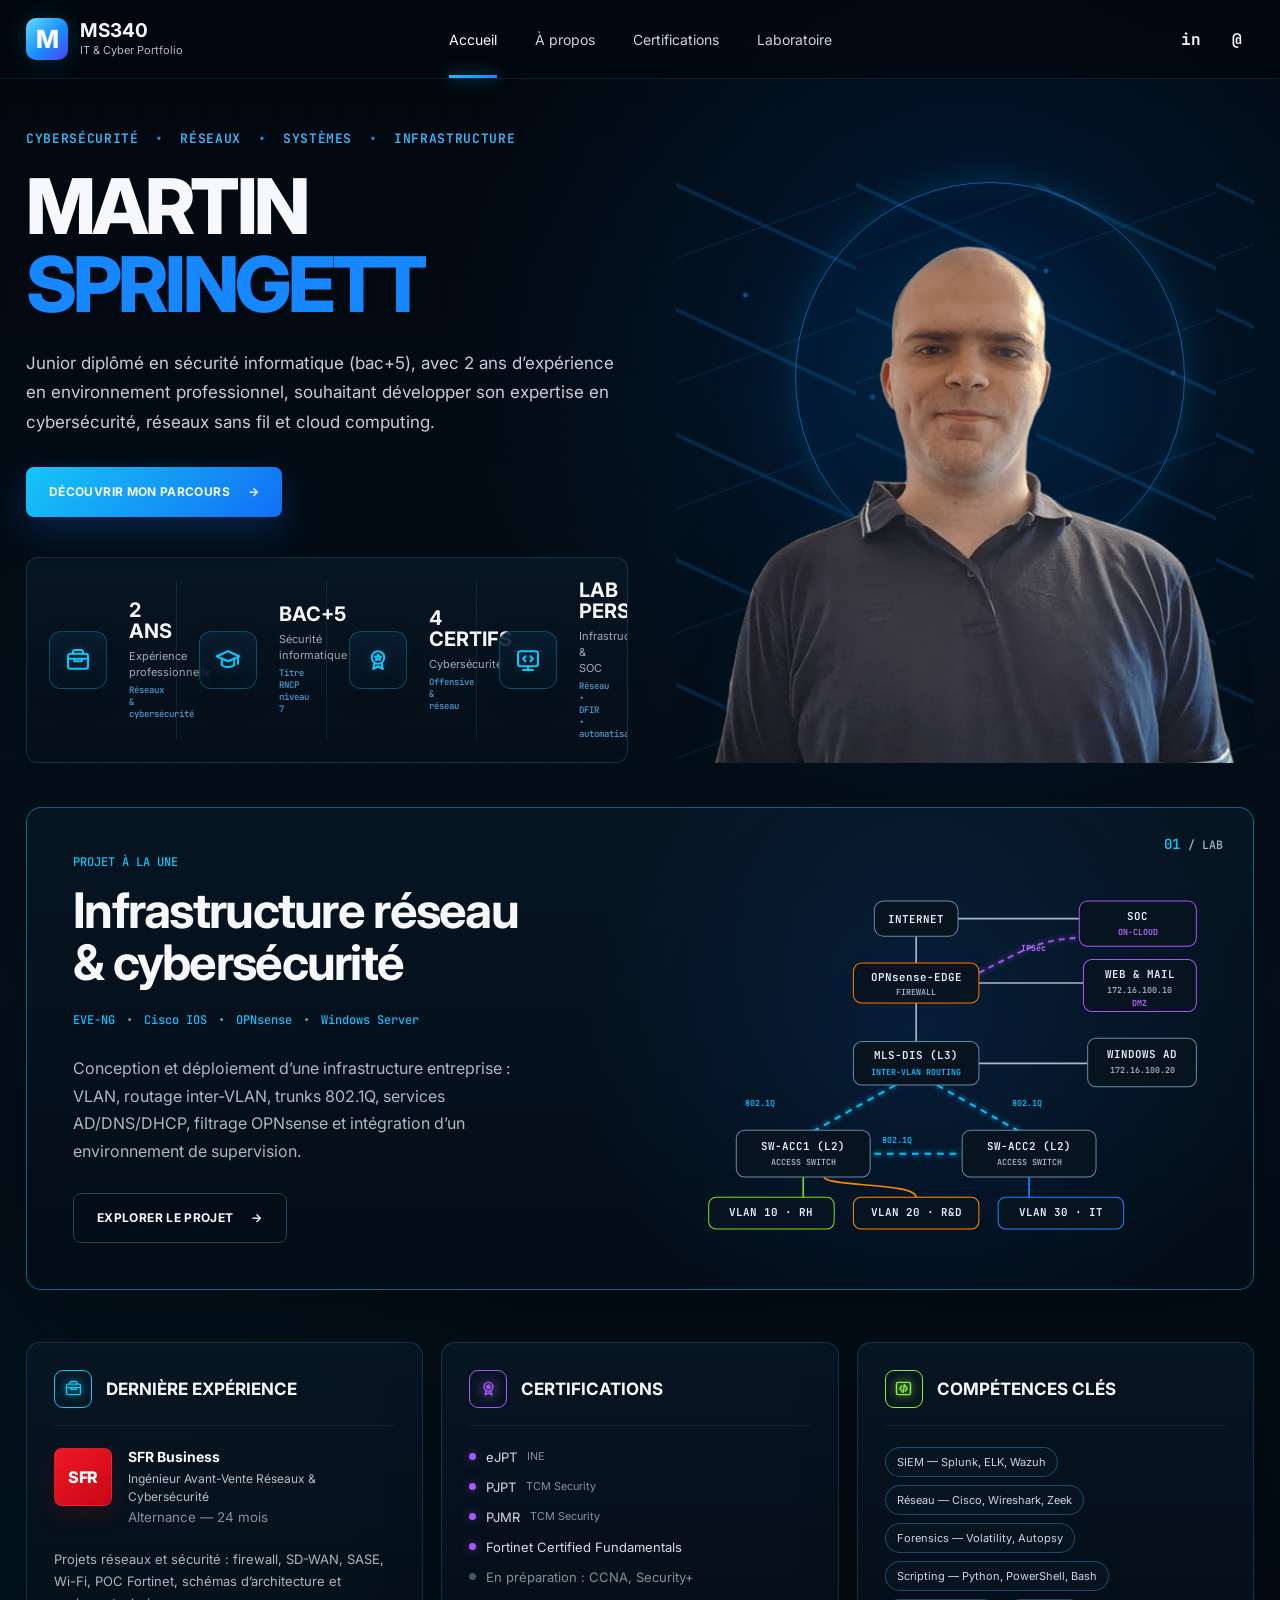
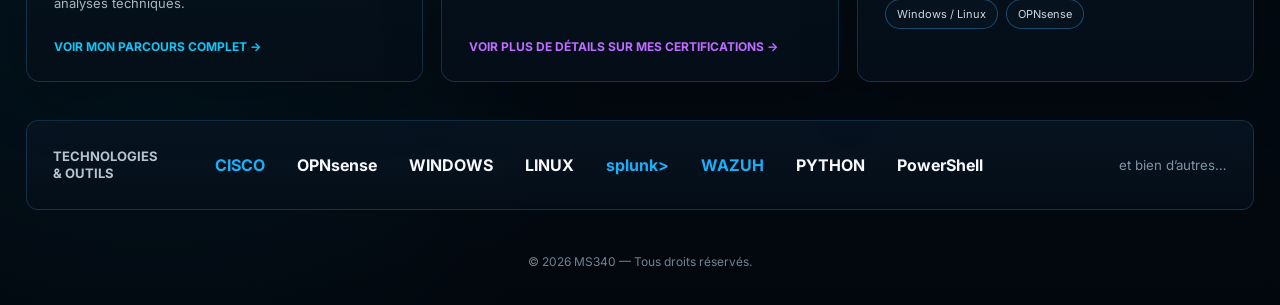
<file: index.html>
<!doctype html>
<html lang="fr">
<head>
  <meta charset="utf-8">
  <meta name="viewport" content="width=device-width, initial-scale=1">
  <meta name="description" content="Portfolio de Martin Springett — cybersécurité, réseaux, systèmes et infrastructure.">
  <title>MS340 — IT & Cyber Portfolio</title>
  <link rel="preconnect" href="https://fonts.googleapis.com">
  <link rel="preconnect" href="https://fonts.gstatic.com" crossorigin>
  <link href="https://fonts.googleapis.com/css2?family=Inter:wght@400;500;600;700;800&family=JetBrains+Mono:wght@400;500;600&display=swap" rel="stylesheet">
  <link rel="stylesheet" href="styles.css">
</head>
<body>
  <div class="background-grid" aria-hidden="true"></div>

  <header class="site-header">
    <div class="container nav">
      <a class="brand" href="./index.html" aria-label="Accueil">
        <span class="brand-mark">M</span>
        <span>
          <strong>MS340</strong>
          <small>IT &amp; Cyber Portfolio</small>
        </span>
      </a>

      <button class="menu-button" aria-label="Ouvrir le menu" aria-expanded="false">☰</button>

      <nav class="nav-links" aria-label="Navigation principale">
        <a class="active" href="./index.html">Accueil</a>
        <a href="./experience.html">À propos</a>
        <a href="./certifications.html">Certifications</a>
        <a href="./laboratoire.html">Laboratoire</a>
      </nav>

      <div class="social-links">
        <a href="https://www.linkedin.com/in/martin-springett/" aria-label="LinkedIn">in</a>
        <a href="mailto:martin.springett@protonmail.com" aria-label="E-mail">@</a>
      </div>
    </div>
  </header>

  <main>
    <section class="hero" id="accueil">
      <div class="container hero-grid">
        <div class="hero-copy">
          <p class="kicker">CYBERSÉCURITÉ <b>•</b> RÉSEAUX <b>•</b> SYSTÈMES <b>•</b> INFRASTRUCTURE </p>

          <h1>
            <span>MARTIN</span>
            <strong>SPRINGETT</strong>
          </h1>

          <p class="lead">
            Junior diplômé en sécurité informatique (bac+5), avec 2 ans d’expérience en environnement professionnel, souhaitant développer son expertise en cybersécurité, réseaux sans fil et cloud computing.
          </p>

          <div class="actions">
            <a class="button primary" href="./experience.html">Découvrir mon parcours <span>→</span></a>
            <!-- <a class="button secondary" href="./projects.html">Voir mes réalisations <span>→</span></a> -->
          </div>

          <div class="quick-facts">
            <article>
              <span class="fact-icon fact-icon-box" aria-hidden="true">
                <svg viewBox="0 0 24 24">
                  <path d="M8 7V5.8A1.8 1.8 0 0 1 9.8 4h4.4A1.8 1.8 0 0 1 16 5.8V7"/>
                  <rect x="4" y="7" width="16" height="12" rx="2"/>
                  <path d="M4 11h16M9 11v2h6v-2"/>
                </svg>
              </span>
              <div>
                <strong>2 ANS</strong>
                <small>Expérience professionnelle<br><em>Réseaux &amp; cybersécurité</em></small>
              </div>
            </article>

            <article>
              <span class="fact-icon fact-icon-box" aria-hidden="true">
                <svg viewBox="0 0 24 24">
                  <path d="M3 9 12 5l9 4-9 4-9-4Z"/>
                  <path d="M7 11.2V16c2.9 2.2 7.1 2.2 10 0v-4.8"/>
                  <path d="M20 10v5"/>
                </svg>
              </span>
              <div>
                <strong>BAC+5</strong>
                <small>Sécurité informatique<br><em>Titre RNCP niveau 7</em></small>
              </div>
            </article>

            <article>
              <span class="fact-icon fact-icon-box" aria-hidden="true">
                <svg viewBox="0 0 24 24">
                  <circle cx="12" cy="10" r="5"/>
                  <path d="m9.2 14.2-1 5 3.8-2.2 3.8 2.2-1-5"/>
                  <path d="m12 7.7.7 1.4 1.6.2-1.1 1.1.3 1.6-1.5-.8-1.5.8.3-1.6-1.1-1.1 1.6-.2Z"/>
                </svg>
              </span>
              <div>
                <strong>4 CERTIFS</strong>
                <small>Cybersécurité<br><em>Offensive &amp; réseau</em></small>
              </div>
            </article>

            <article>
              <span class="fact-icon fact-icon-box" aria-hidden="true">
                <svg viewBox="0 0 24 24">
                  <rect x="4" y="5" width="16" height="12" rx="2"/>
                  <path d="M8 20h8M12 17v3"/>
                  <path d="m10 9-2 2 2 2M14 9l2 2-2 2"/>
                </svg>
              </span>
              <div>
                <strong>LAB PERSO</strong>
                <small>Infrastructure &amp; SOC<br><em>Réseau • DFIR • automatisation</em></small>
              </div>
            </article>
          </div>
        </div>

        <div class="hero-photo" aria-label="Portrait de Martin Springett">
          <div class="mesh" aria-hidden="true"></div>
          <div class="halo" aria-hidden="true"></div>
          <img src="assets/martin-final.png" alt="Martin Springett">
        </div>
      </div>
    </section>

    <section class="section" id="laboratoire">
      <div class="container">
        <article class="featured-card">
          <div class="featured-copy">
            <p class="section-label">PROJET À LA UNE</p>
            <h2>Infrastructure réseau<br>&amp; cybersécurité</h2>

            <div class="stack">
              <span>EVE-NG</span><i>•</i><span>Cisco IOS</span><i>•</i>
              <span>OPNsense</span><i>•</i><span>Windows Server</span>
            </div>

            <p class="featured-text">
              Conception et déploiement d’une infrastructure entreprise :
              VLAN, routage inter-VLAN, trunks 802.1Q, services AD/DNS/DHCP,
              filtrage OPNsense et intégration d’un environnement de supervision.
            </p>

            <a class="button secondary" href="laboratoire.html">Explorer le projet <span>→</span></a>
          </div>

          <div class="topology" aria-label="Topologie simplifiée du laboratoire">
            <span class="project-number">01 <small>/ LAB</small></span>

            <svg viewBox="0 0 720 420" role="img" aria-label="Schéma simplifié du laboratoire avec SOC on-cloud et tunnel IPSec">
              <defs>
                <filter id="glow">
                  <feGaussianBlur stdDeviation="3" result="blur"/>
                  <feMerge><feMergeNode in="blur"/><feMergeNode in="SourceGraphic"/></feMerge>
                </filter>
              </defs>

              <g class="links normal">
                <path d="M360 60 V92"/>
                <path d="M410 39 H555"/>
                <path d="M360 140 V186"/>
                <path d="M435 116 H560"/>
                <path d="M435 212 H565"/>
              </g>

              <g class="links vpn" filter="url(#glow)">
                <path d="M435 104 C485 78 510 63 555 62"/>
              </g>
              <text class="vpn-label" x="500" y="78">IPSec</text>

              <g class="links trunk" filter="url(#glow)">
                <path d="M335 238 L225 300"/>
                <path d="M385 238 L495 300"/>
                <path d="M250 320 H470"/>
              </g>

              <g class="nodes">
                <rect x="310" y="18" width="100" height="42" rx="11"/>
                <text x="360" y="44">INTERNET</text>

                <rect class="purple" x="555" y="18" width="140" height="54" rx="10"/>
                <text x="625" y="41">SOC</text>
                <text class="sub violet-text" x="625" y="58">ON-CLOUD</text>

                <rect class="orange" x="285" y="92" width="150" height="48" rx="10"/>
                <text x="360" y="114">OPNsense-EDGE</text>
                <text class="sub" x="360" y="130">FIREWALL</text>

                <rect x="285" y="186" width="150" height="52" rx="10"/>
                <text x="360" y="207">MLS-DIS (L3)</text>
                <text class="sub blue" x="360" y="226">INTER-VLAN ROUTING</text>

                <rect x="145" y="292" width="160" height="56" rx="10"/>
                <text x="225" y="315">SW-ACC1 (L2)</text>
                <text class="sub" x="225" y="334">ACCESS SWITCH</text>

                <rect x="415" y="292" width="160" height="56" rx="10"/>
                <text x="495" y="315">SW-ACC2 (L2)</text>
                <text class="sub" x="495" y="334">ACCESS SWITCH</text>

                <rect class="purple" x="560" y="88" width="135" height="62" rx="10"/>
                <text x="627" y="110">WEB &amp; MAIL</text>
                <text class="sub" x="627" y="128">172.16.100.10</text>
                <text class="sub violet-text" x="627" y="143">DMZ</text>

                <rect x="565" y="182" width="130" height="58" rx="10"/>
                <text x="630" y="206">WINDOWS AD</text>
                <text class="sub" x="630" y="224">172.16.100.20</text>

                <rect class="green" x="112" y="372" width="150" height="38" rx="9"/>
                <text x="187" y="395">VLAN 10 · RH</text>
                <rect class="orange2" x="285" y="372" width="150" height="38" rx="9"/>
                <text x="360" y="395">VLAN 20 · R&amp;D</text>
                <rect class="bluebox" x="458" y="372" width="150" height="38" rx="9"/>
                <text x="533" y="395">VLAN 30 · IT</text>
              </g>

              <g class="vlan-links">
                <path class="green-stroke" d="M225 348 V372"/>
                <path class="orange-stroke" d="M250 348 C250 360 360 354 360 372"/>
                <path class="blue-stroke" d="M495 348 V372"/>
              </g>

              <text class="trunk-label" x="173" y="263">802.1Q</text>
              <text class="trunk-label" x="492" y="263">802.1Q</text>
              <text class="trunk-label" x="337" y="307">802.1Q</text>
            </svg>
          </div>
        </article>
      </div>
    </section>

    <section class="section" id="apropos">
      <div class="container cards">
        <article class="card">
          <div class="card-heading">
  <span class="card-icon cyan" aria-hidden="true">
    <svg viewBox="0 0 24 24">
      <path d="M8 7V5.8A1.8 1.8 0 0 1 9.8 4h4.4A1.8 1.8 0 0 1 16 5.8V7"/>
      <rect x="4" y="7" width="16" height="12" rx="2"/>
      <path d="M4 11h16M9 11v2h6v-2"/>
    </svg>
  </span>
  <h3>DERNIÈRE EXPÉRIENCE</h3>
</div>
          <div class="experience-row">
            <div class="sfr">SFR</div>
            <div>
              <strong>SFR Business</strong>
              <p>Ingénieur Avant-Vente Réseaux &amp; Cybersécurité</p>
              <small>Alternance — 24 mois</small>
            </div>
          </div>
          <p>
            Projets réseaux et sécurité : firewall, SD-WAN, SASE, Wi-Fi,
            POC Fortinet, schémas d’architecture et analyses techniques.
          </p>
          <a href="experience.html">Voir mon parcours complet →</a>
        </article>

        <article class="card">
          <div class="card-heading">
  <span class="card-icon violet" aria-hidden="true">
    <svg viewBox="0 0 24 24">
      <circle cx="12" cy="10" r="5"/>
      <path d="m9.2 14.2-1 5 3.8-2.2 3.8 2.2-1-5"/>
      <path d="m12 7.7.7 1.4 1.6.2-1.1 1.1.3 1.6-1.5-.8-1.5.8.3-1.6-1.1-1.1 1.6-.2Z"/>
    </svg>
  </span>
  <h3>CERTIFICATIONS</h3>
</div>
          <ul class="list">
            <li><i></i>eJPT <small>INE</small></li>
            <li><i></i>PJPT <small>TCM Security</small></li>
            <li><i></i>PJMR <small>TCM Security</small></li>
            <li><i></i>Fortinet Certified Fundamentals</li>
            <li class="muted"><i></i>En préparation : CCNA, Security+</li>
          </ul>
          <a class="violet-link" href="certifications.html">Voir plus de détails sur mes certifications →</a>
        </article>

        <article class="card" id="competences">
          <div class="card-heading">
  <span class="card-icon lime" aria-hidden="true">
    <svg viewBox="0 0 24 24">
      <rect x="4" y="5" width="16" height="14" rx="2"/>
      <path d="m10 9-2 3 2 3M14 9l2 3-2 3"/>
      <path d="M11.5 16.5 13 7.5"/>
    </svg>
  </span>
  <h3>COMPÉTENCES CLÉS</h3>
</div>
          <div class="tags">
            <span>SIEM — Splunk, ELK, Wazuh</span>
            <span>Réseau — Cisco, Wireshark, Zeek</span>
            <span>Forensics — Volatility, Autopsy</span>
            <span>Scripting — Python, PowerShell, Bash</span>
            <span>Windows / Linux</span>
            <span>OPNsense</span>
          </div>
        </article>
      </div>
    </section>

    <section class="section small" id="realisations">
      <div class="container tools">
        <strong>TECHNOLOGIES<br>&amp; OUTILS</strong>
        <span>CISCO</span>
        <span>OPNsense</span>
        <span>WINDOWS</span>
        <span>LINUX</span>
        <span>splunk&gt;</span>
        <span>WAZUH</span>
        <span>PYTHON</span>
        <span>PowerShell</span>
        <small>et bien d’autres…</small>
      </div>
    </section>
  </main>

  <footer id="contact">
    <div class="container">© 2026 MS340 — Tous droits réservés.</div>
  </footer>

  <script>
    const btn = document.querySelector('.menu-button');
    const menu = document.querySelector('.nav-links');
    btn?.addEventListener('click', () => {
      const open = menu.classList.toggle('open');
      btn.setAttribute('aria-expanded', open ? 'true' : 'false');
    });
  </script>
</body>
</html>
</file>
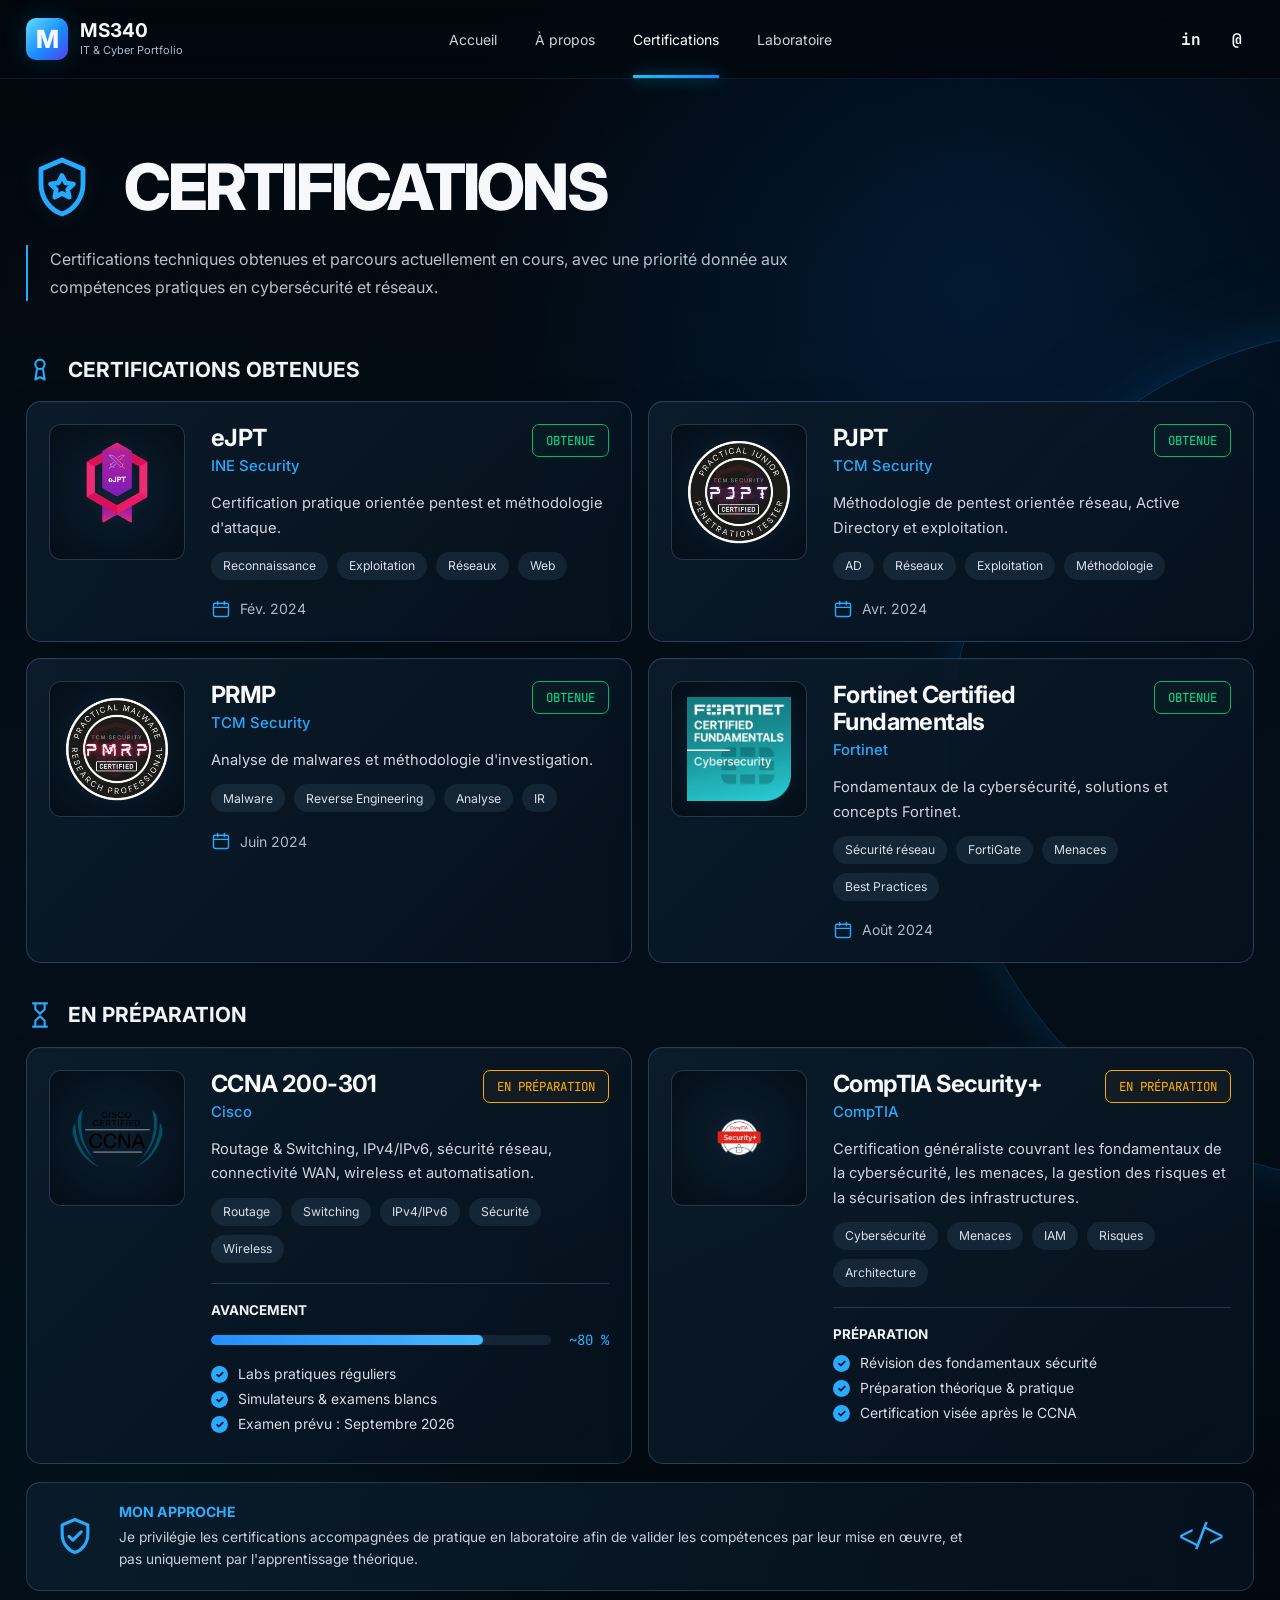
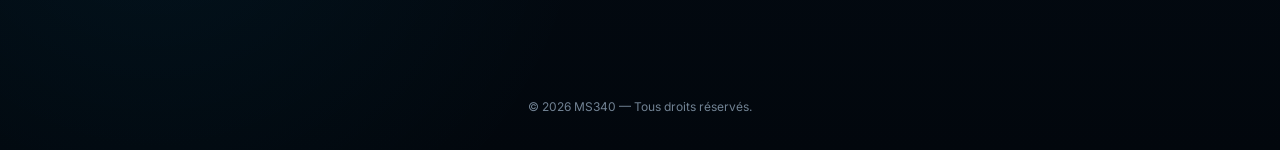
<file: certifications.html>
<!doctype html>
<html lang="fr">
<head>
  <meta charset="utf-8">
  <meta name="viewport" content="width=device-width, initial-scale=1">

  <meta
    name="description"
    content="Certifications de Martin Springett — cybersécurité, réseaux et infrastructure."
  >

  <title>Certifications — MS340</title>

  <link rel="preconnect" href="https://fonts.googleapis.com">
  <link rel="preconnect" href="https://fonts.gstatic.com" crossorigin>

  <link
    href="https://fonts.googleapis.com/css2?family=Inter:wght@400;500;600;700;800&family=JetBrains+Mono:wght@400;500;600&display=swap"
    rel="stylesheet"
  >

  <link rel="stylesheet" href="styles.css">
  <link rel="stylesheet" href="certifications.css">
</head>

<body>

  <div class="background-grid" aria-hidden="true"></div>

  <header class="site-header">
    <div class="container nav">

      <a class="brand" href="index.html#accueil" aria-label="Accueil">
        <span class="brand-mark">M</span>

        <span>
          <strong>MS340</strong>
          <small>IT &amp; Cyber Portfolio</small>
        </span>
      </a>

      <button
        class="menu-button"
        aria-label="Ouvrir le menu"
        aria-expanded="false"
      >
        ☰
      </button>

      <nav class="nav-links" aria-label="Navigation principale">
        <a href="./index.html">Accueil</a>
        <a href="./experience.html">À propos</a>
        <a class="active" href="./certifications.html">Certifications</a>
        <a href="./laboratoire.html">Laboratoire</a>
      </nav>
      <div class="social-links">
        <a href="https://www.linkedin.com/in/martin-springett/" aria-label="LinkedIn">in</a>
        <a href="mailto:martin.springett@protonmail.com" aria-label="E-mail">@</a>
      </div>


    </div>
  </header>


  <main class="certifications-page">

    <div class="container">


      <!-- HERO -->

      <section class="certifications-hero">

        <div class="certifications-title-row">

          <div class="certifications-icon" aria-hidden="true">
            <svg viewBox="0 0 24 24">
              <path d="M12 3 19 6v5c0 5-3.3 8.8-7 10-3.7-1.2-7-5-7-10V6l7-3Z"/>
              <path d="m12 8.2 1.2 2.4 2.6.4-1.9 1.8.5 2.6-2.4-1.3-2.4 1.3.5-2.6L8.2 11l2.6-.4L12 8.2Z"/>
            </svg>
          </div>

          <h1>Certifications</h1>

        </div>

        <p class="certifications-intro">
          Certifications techniques obtenues et parcours actuellement en cours,
          avec une priorité donnée aux compétences pratiques en cybersécurité
          et réseaux.
        </p>

      </section>


      <!-- CERTIFICATIONS OBTENUES -->

      <section class="cert-section">

        <h2 class="cert-section-title">

          <svg class="section-icon" viewBox="0 0 24 24" aria-hidden="true">
            <circle cx="12" cy="8" r="4"/>
            <path d="M9.4 12.5 8 21l4-2 4 2-1.4-8.5"/>
          </svg>

          Certifications obtenues

        </h2>


        <div class="cert-grid">


          <!-- eJPT -->

          <article class="cert-card">

            <div class="cert-logo">
              <img
                src="assets/certifications/ejpt.png"
                alt="INE Security"
              >
            </div>

            <div class="cert-body">

              <div class="cert-top">

                <div>
                  <h3>eJPT</h3>
                  <span class="cert-provider">
                    INE Security
                  </span>
                </div>

                <span class="cert-status">
                  Obtenue
                </span>

              </div>

              <p class="cert-description">
                Certification pratique orientée pentest
                et méthodologie d'attaque.
              </p>

              <div class="cert-tags">
                <span>Reconnaissance</span>
                <span>Exploitation</span>
                <span>Réseaux</span>
                <span>Web</span>
              </div>

              <div class="cert-date">

                <svg viewBox="0 0 24 24" aria-hidden="true">
                  <rect x="3" y="5" width="18" height="16" rx="2"/>
                  <path d="M8 3v4M16 3v4M3 10h18"/>
                </svg>

                Fév. 2024

              </div>

            </div>

          </article>


          <!-- PJPT -->

          <article class="cert-card">

            <div class="cert-logo">
              <img
                src="assets/certifications/pjpt.png"
                alt="TCM Security"
              >
            </div>

            <div class="cert-body">

              <div class="cert-top">

                <div>
                  <h3>PJPT</h3>
                  <span class="cert-provider">
                    TCM Security
                  </span>
                </div>

                <span class="cert-status">
                  Obtenue
                </span>

              </div>

              <p class="cert-description">
                Méthodologie de pentest orientée réseau,
                Active Directory et exploitation.
              </p>

              <div class="cert-tags">
                <span>AD</span>
                <span>Réseaux</span>
                <span>Exploitation</span>
                <span>Méthodologie</span>
              </div>

              <div class="cert-date">

                <svg viewBox="0 0 24 24" aria-hidden="true">
                  <rect x="3" y="5" width="18" height="16" rx="2"/>
                  <path d="M8 3v4M16 3v4M3 10h18"/>
                </svg>

                Avr. 2024

              </div>

            </div>

          </article>


          <!-- PRMP -->

          <article class="cert-card">

            <div class="cert-logo">
              <img
                src="assets/certifications/prmp.png"
                alt="TCM Security"
              >
            </div>

            <div class="cert-body">

              <div class="cert-top">

                <div>
                  <h3>PRMP</h3>
                  <span class="cert-provider">
                    TCM Security
                  </span>
                </div>

                <span class="cert-status">
                  Obtenue
                </span>

              </div>

              <p class="cert-description">
                Analyse de malwares et méthodologie
                d'investigation.
              </p>

              <div class="cert-tags">
                <span>Malware</span>
                <span>Reverse Engineering</span>
                <span>Analyse</span>
                <span>IR</span>
              </div>

              <div class="cert-date">

                <svg viewBox="0 0 24 24" aria-hidden="true">
                  <rect x="3" y="5" width="18" height="16" rx="2"/>
                  <path d="M8 3v4M16 3v4M3 10h18"/>
                </svg>

                Juin 2024

              </div>

            </div>

          </article>


          <!-- FORTINET -->

          <article class="cert-card">

            <div class="cert-logo">
              <img
                src="assets/certifications/fcf.png"
                alt="Fortinet"
              >
            </div>

            <div class="cert-body">

              <div class="cert-top">

                <div>
                  <h3>
                    Fortinet Certified Fundamentals
                  </h3>

                  <span class="cert-provider">
                    Fortinet
                  </span>
                </div>

                <span class="cert-status">
                  Obtenue
                </span>

              </div>

              <p class="cert-description">
                Fondamentaux de la cybersécurité,
                solutions et concepts Fortinet.
              </p>

              <div class="cert-tags">
                <span>Sécurité réseau</span>
                <span>FortiGate</span>
                <span>Menaces</span>
                <span>Best Practices</span>
              </div>

              <div class="cert-date">

                <svg viewBox="0 0 24 24" aria-hidden="true">
                  <rect x="3" y="5" width="18" height="16" rx="2"/>
                  <path d="M8 3v4M16 3v4M3 10h18"/>
                </svg>

                Août 2024

              </div>

            </div>

          </article>

        </div>

      </section>


      <!-- EN PRÉPARATION -->

      <section class="cert-section cert-preparation">

        <h2 class="cert-section-title">

          <svg class="section-icon" viewBox="0 0 24 24" aria-hidden="true">
            <path d="M6 2h12M6 22h12"/>
            <path d="M8 2v5l4 4 4-4V2"/>
            <path d="M8 22v-5l4-4 4 4v5"/>
          </svg>

          En préparation

        </h2>


        <div class="preparation-grid">


          <!-- CCNA -->

          <article class="cert-card preparation-card">

            <div class="cert-logo">
              <img
                src="assets/certifications/ccna.png"
                alt="Cisco"
              >
            </div>

            <div class="cert-body">

              <div class="cert-top">

                <div>
                  <h3>CCNA 200-301</h3>
                  <span class="cert-provider">
                    Cisco
                  </span>
                </div>

                <span class="cert-status preparing">
                  En préparation
                </span>

              </div>

              <p class="cert-description">
                Routage &amp; Switching, IPv4/IPv6,
                sécurité réseau, connectivité WAN,
                wireless et automatisation.
              </p>

              <div class="cert-tags">
                <span>Routage</span>
                <span>Switching</span>
                <span>IPv4/IPv6</span>
                <span>Sécurité</span>
                <span>Wireless</span>
              </div>


              <div class="cert-progress">

                <strong>
                  Avancement
                </strong>

                <div class="progress-row">

                  <div class="progress-track">
                    <div class="progress-fill ccna-progress"></div>
                  </div>

                  <span>
                    ~80 %
                  </span>

                </div>


                <ul>

                  <li>
                    Labs pratiques réguliers
                  </li>

                  <li>
                    Simulateurs &amp; examens blancs
                  </li>

                  <li>
                    Examen prévu : Septembre 2026
                  </li>

                </ul>

              </div>

            </div>

          </article>


          <!-- SECURITY+ -->

          <article class="cert-card preparation-card">

            <div class="cert-logo">
              <img
                src="assets/certifications/security+.png"
                alt="CompTIA"
              >
            </div>

            <div class="cert-body">

              <div class="cert-top">

                <div>
                  <h3>CompTIA Security+</h3>

                  <span class="cert-provider">
                    CompTIA
                  </span>
                </div>

                <span class="cert-status preparing">
                  En préparation
                </span>

              </div>


              <p class="cert-description">
                Certification généraliste couvrant les fondamentaux
                de la cybersécurité, les menaces,
                la gestion des risques et la sécurisation
                des infrastructures.
              </p>


              <div class="cert-tags">
                <span>Cybersécurité</span>
                <span>Menaces</span>
                <span>IAM</span>
                <span>Risques</span>
                <span>Architecture</span>
              </div>


              <div class="cert-progress">

                <strong>
                  Préparation
                </strong>

                <ul class="security-list">

                  <li>
                    Révision des fondamentaux sécurité
                  </li>

                  <li>
                    Préparation théorique &amp; pratique
                  </li>

                  <li>
                    Certification visée après le CCNA
                  </li>

                </ul>

              </div>

            </div>

          </article>

        </div>

      </section>


      <!-- APPROCHE -->

      <aside class="cert-approach">

        <div class="approach-icon">

          <svg viewBox="0 0 24 24" aria-hidden="true">
            <path d="M12 3 19 6v5c0 5-3.3 8.8-7 10-3.7-1.2-7-5-7-10V6l7-3Z"/>
            <path d="m8.7 12.2 2.1 2.1 4.6-4.6"/>
          </svg>

        </div>

        <div>

          <strong>
            Mon approche
          </strong>

          <p>
            Je privilégie les certifications accompagnées de pratique
            en laboratoire afin de valider les compétences par leur mise
            en œuvre, et pas uniquement par l'apprentissage théorique.
          </p>

        </div>

        <span class="approach-code">
          &lt;/&gt;
        </span>

      </aside>

    </div>

  </main>


  <footer id="contact">

    <div class="container">
      © 2026 MS340 — Tous droits réservés.
    </div>

  </footer>


  <script>

    const btn = document.querySelector('.menu-button');
    const menu = document.querySelector('.nav-links');

    btn?.addEventListener('click', () => {

      const open = menu.classList.toggle('open');

      btn.setAttribute(
        'aria-expanded',
        open ? 'true' : 'false'
      );

    });

  </script>

</body>
</html>
</file>
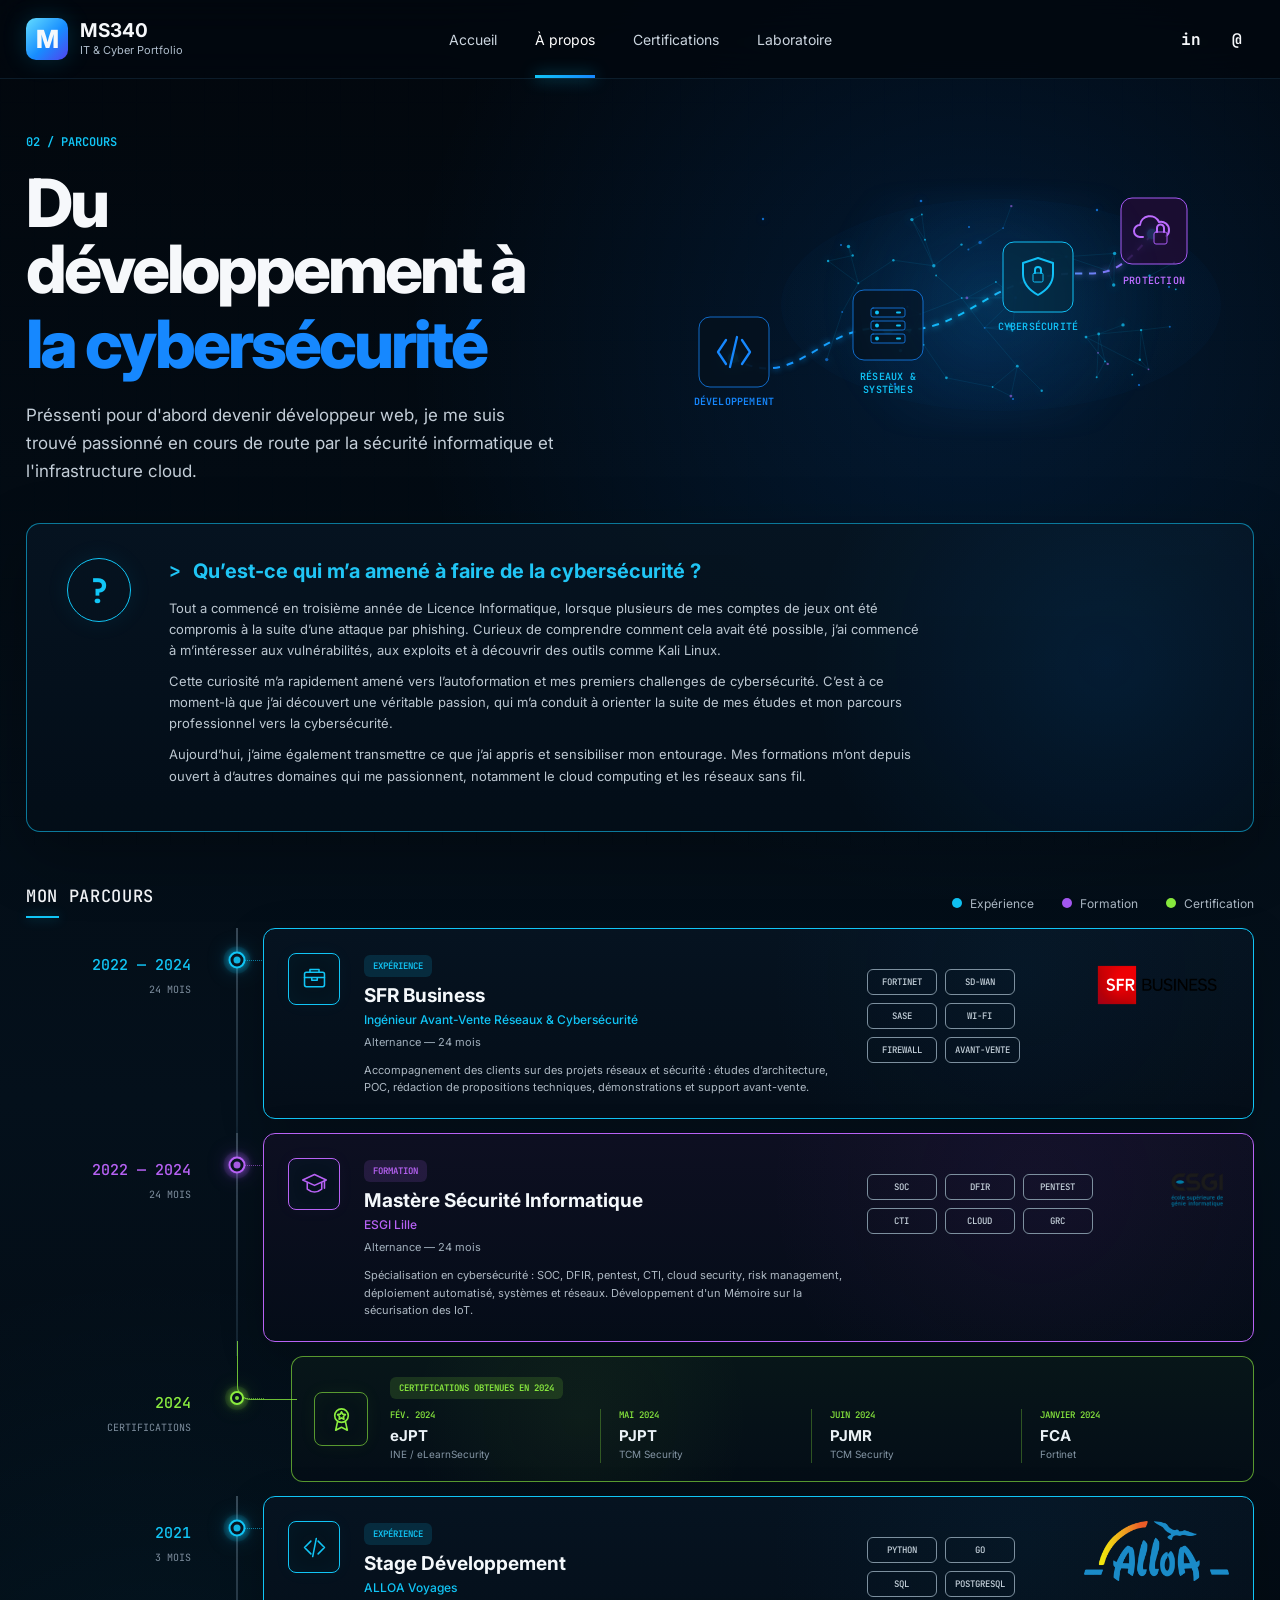
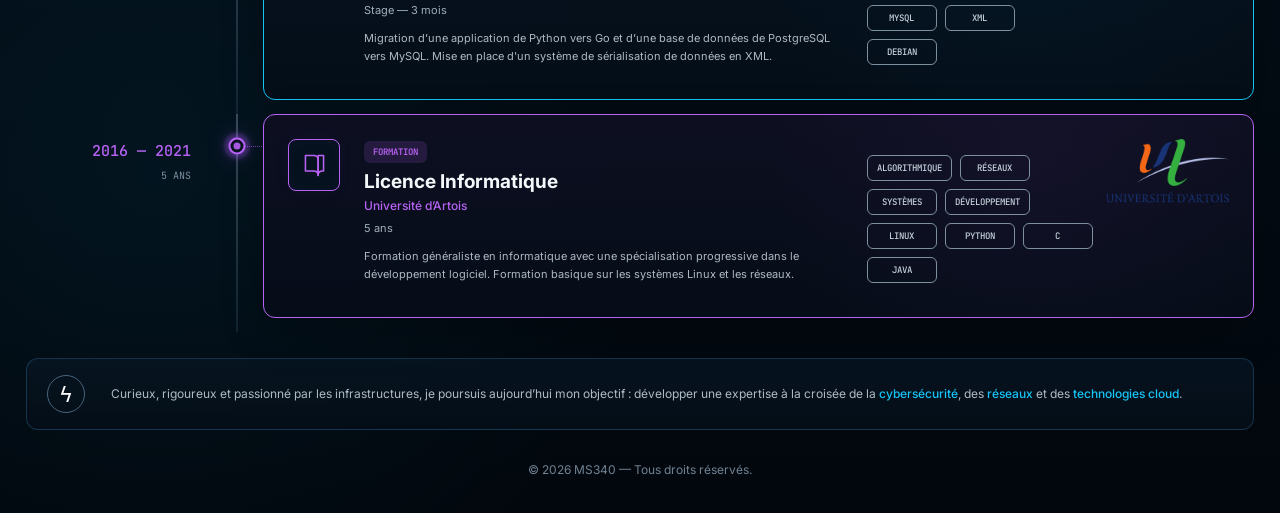
<file: experience.html>
<!doctype html>
<html lang="fr">
<head>
  <meta charset="utf-8">
  <meta name="viewport" content="width=device-width, initial-scale=1">
  <meta name="description" content="Parcours de Martin Springett — du développement à la cybersécurité.">
  <title>Parcours — MS340</title>
  <link rel="preconnect" href="https://fonts.googleapis.com">
  <link rel="preconnect" href="https://fonts.gstatic.com" crossorigin>
  <link href="https://fonts.googleapis.com/css2?family=Inter:wght@400;500;600;700;800&family=JetBrains+Mono:wght@400;500;600&display=swap" rel="stylesheet">
  <link rel="stylesheet" href="styles.css">
  <link rel="stylesheet" href="experience.css">

  <style>
    /* V4: finitions visuelles du haut de page */
    .journey-stage-label{
      text-anchor:middle;
      font:600 10px "JetBrains Mono",monospace;
      letter-spacing:.02em;
    }
    .blue-label{fill:#1688ff}
    .cyan-label{fill:#11c5f6}
    .violet-label{fill:#bd6cff}

    .hero-mesh-cloud path{
      fill:none;
      stroke:rgba(17,197,246,.13);
      stroke-width:.75;
    }
    .hero-mesh-cloud circle{
      fill:#11c5f6;
      opacity:.74;
      filter:drop-shadow(0 0 4px rgba(17,197,246,.55));
    }
    .hero-mesh-cloud circle:nth-of-type(5n){
      fill:#1688ff;
      opacity:.62;
    }
    .hero-mesh-cloud circle:nth-of-type(7n){
      fill:#bd6cff;
      opacity:.55;
    }

    .intro-mesh-cloud path{
      fill:none;
      stroke:rgba(17,197,246,.22);
      stroke-width:.8;
    }
    .intro-mesh-cloud circle{
      fill:#11c5f6;
      opacity:.84;
    }
    .intro-mesh-cloud circle:nth-of-type(4n){
      fill:#1688ff;
      opacity:.72;
    }

    .journey-intro-art{
      min-height:220px;
      opacity:.9;
      background:none !important;
      mask-image:linear-gradient(90deg,transparent 0%,rgba(0,0,0,.65) 15%,black 32%,black 100%);
    }
    .journey-intro-art svg{
      width:100%;
      height:100%;
      overflow:visible;
    }
  
    .timeline-brand-logo{
      display:block;
      max-width:145px;
      max-height:64px;
      width:auto;
      height:auto;
      object-fit:contain;
      margin-left:auto;
    }
  </style>

</head>
<body>
  <div class="background-grid" aria-hidden="true"></div>

  <header class="site-header">
    <div class="container nav">
      <a class="brand" href="index.html#accueil" aria-label="Accueil">
        <span class="brand-mark">M</span>
        <span><strong>MS340</strong><small>IT &amp; Cyber Portfolio</small></span>
      </a>
      <button class="menu-button" aria-label="Ouvrir le menu" aria-expanded="false">☰</button>
      <nav class="nav-links" aria-label="Navigation principale">
        <a href="./index.html">Accueil</a>
        <a class="active" href="./experience.html">À propos</a>
        <a href="./certifications.html">Certifications</a>
        <a href="./laboratoire.html">Laboratoire</a>
      </nav>
      <div class="social-links">
        <a href="https://www.linkedin.com/in/martin-springett/" aria-label="LinkedIn">in</a>
        <a href="mailto:martin.springett@protonmail.com" aria-label="E-mail">@</a>
      </div>
    </div>
  </header>

  <main class="journey-page">
    <section class="journey-hero">
      <div class="container journey-hero-grid">
        <div class="journey-heading">
          <p class="journey-kicker">02 / PARCOURS</p>
          <h1 class="journey-title"><span>Du développement à</span><strong>la cybersécurité</strong></h1>
          <p class="journey-lead">Préssenti pour d'abord devenir développeur web, je me suis trouvé passionné en cours de route par la sécurité informatique et l'infrastructure cloud.</p>
        </div>
        <div class="journey-visual" aria-hidden="true">
          <svg viewBox="0 0 560 270">
            <defs>
              <filter id="journey-glow">
                <feGaussianBlur stdDeviation="3" result="blur"/>
                <feMerge>
                  <feMergeNode in="blur"/>
                  <feMergeNode in="SourceGraphic"/>
                </feMerge>
              </filter>

              <filter id="journey-node-glow">
                <feGaussianBlur stdDeviation="1.8" result="blur"/>
                <feMerge>
                  <feMergeNode in="blur"/>
                  <feMergeNode in="SourceGraphic"/>
                </feMerge>
              </filter>

              <linearGradient id="journey-line" x1="0" x2="1">
                <stop offset="0%" stop-color="#1688ff"/>
                <stop offset="60%" stop-color="#11c5f6"/>
                <stop offset="100%" stop-color="#a75af5"/>
              </linearGradient>

              <radialGradient id="mesh-fade" cx="50%" cy="50%" r="65%">
                <stop offset="0%" stop-color="#11c5f6" stop-opacity=".22"/>
                <stop offset="72%" stop-color="#1688ff" stop-opacity=".08"/>
                <stop offset="100%" stop-color="#1688ff" stop-opacity="0"/>
              </radialGradient>
            </defs>

            <!-- Nuage mesh abstrait -->
            <ellipse cx="350" cy="130" rx="220" ry="106" fill="url(#mesh-fade)" opacity=".36"/>
            <g class="hero-mesh-cloud">
              <path d="M358.9 151.0 L333.6 152.8"/>
              <path d="M498.5 100.8 L523.3 87.5"/>
              <path d="M270.9 39.5 L260.9 44.6"/>
              <path d="M270.9 39.5 L274.0 64.8"/>
              <path d="M352.1 53.1 L360.3 31.1"/>
              <path d="M352.1 53.1 L329.1 67.5"/>
              <path d="M258.3 156.6 L250.8 143.3"/>
              <path d="M258.3 156.6 L272.7 169.8"/>
              <path d="M456.7 188.9 L454.0 186.4"/>
              <path d="M456.7 188.9 L447.0 177.8"/>
              <path d="M250.8 143.3 L269.3 139.0"/>
              <path d="M518.8 151.7 L490.1 155.1"/>
              <path d="M401.5 84.3 L392.8 77.0"/>
              <path d="M401.5 84.3 L415.3 81.7"/>
              <path d="M274.0 64.8 L260.9 44.6"/>
              <path d="M274.0 64.8 L282.8 90.8"/>
              <path d="M361.4 155.8 L333.6 152.8"/>
              <path d="M361.4 155.8 L364.6 122.8"/>
              <path d="M317.4 74.4 L329.1 67.5"/>
              <path d="M472.0 149.9 L447.7 159.0"/>
              <path d="M445.7 202.2 L454.0 186.4"/>
              <path d="M445.7 202.2 L447.0 177.8"/>
              <path d="M260.9 44.6 L282.8 90.8"/>
              <path d="M462.7 110.0 L456.7 95.6"/>
              <path d="M462.7 110.0 L463.6 78.4"/>
              <path d="M456.7 95.6 L463.6 78.4"/>
              <path d="M456.7 95.6 L415.3 81.7"/>
              <path d="M315.9 122.9 L310.7 123.0"/>
              <path d="M315.9 122.9 L344.9 107.0"/>
              <path d="M201.7 80.5 L197.5 71.5"/>
              <path d="M201.7 80.5 L177.1 86.0"/>
              <path d="M242.4 85.2 L282.8 90.8"/>
              <path d="M242.4 85.2 L207.3 108.3"/>
              <path d="M177.1 86.0 L207.3 108.3"/>
              <path d="M191.2 137.1 L207.3 108.3"/>
              <path d="M191.2 137.1 L175.7 184.6"/>
              <path d="M310.5 69.6 L282.8 90.8"/>
              <path d="M522.6 88.2 L523.3 87.5"/>
              <path d="M359.9 221.1 L341.6 212.0"/>
              <path d="M359.9 221.1 L366.3 191.2"/>
              <path d="M390.7 215.7 L366.3 191.2"/>
              <path d="M454.0 186.4 L447.0 177.8"/>
              <path d="M454.0 186.4 L447.7 159.0"/>
              <path d="M285.1 100.5 L310.7 123.0"/>
              <path d="M392.8 77.0 L415.3 81.7"/>
              <path d="M392.8 77.0 L364.6 122.8"/>
              <path d="M256.5 131.8 L269.3 139.0"/>
              <path d="M366.3 191.2 L341.6 212.0"/>
              <path d="M366.3 191.2 L333.6 152.8"/>
              <path d="M249.5 175.6 L269.3 139.0"/>
              <path d="M295.4 202.8 L272.7 169.8"/>
              <path d="M295.4 202.8 L341.6 212.0"/>
              <path d="M333.6 152.8 L310.7 123.0"/>
              <path d="M333.6 152.8 L364.6 122.8"/>
              <path d="M463.6 78.4 L415.3 81.7"/>
              <path d="M447.0 177.8 L447.7 159.0"/>
              <path d="M447.0 177.8 L435.0 162.1"/>
              <path d="M488.8 184.7 L497.5 194.3"/>
              <path d="M488.8 184.7 L490.1 155.1"/>
              <path d="M490.1 155.1 L497.5 194.3"/>
              <path d="M490.1 155.1 L447.7 159.0"/>
              <path d="M364.6 122.8 L344.9 107.0"/>
              <path d="M364.6 122.8 L310.7 123.0"/>
              <path d="M310.7 123.0 L269.3 139.0"/>
              <path d="M207.3 108.3 L197.5 71.5"/>
              <path d="M272.7 169.8 L269.3 139.0"/>
              <path d="M447.7 159.0 L435.0 162.1"/>
              <path d="M435.0 162.1 L497.5 194.3"/>
              <circle cx="358.9" cy="151.0" r="1.7"/>
              <circle cx="498.5" cy="100.8" r="1.2"/>
              <circle cx="524.8" cy="114.3" r="0.9"/>
              <circle cx="270.9" cy="39.5" r="0.9"/>
              <circle cx="352.1" cy="53.1" r="0.9"/>
              <circle cx="258.3" cy="156.6" r="1.2"/>
              <circle cx="456.7" cy="188.9" r="1.2"/>
              <circle cx="250.8" cy="143.3" r="1.2"/>
              <circle cx="481.3" cy="199.7" r="0.9"/>
              <circle cx="518.8" cy="151.7" r="1.0"/>
              <circle cx="401.5" cy="84.3" r="1.4"/>
              <circle cx="274.0" cy="64.8" r="1.0"/>
              <circle cx="361.4" cy="155.8" r="1.0"/>
              <circle cx="376.4" cy="107.0" r="1.7"/>
              <circle cx="317.4" cy="74.4" r="1.0"/>
              <circle cx="472.0" cy="149.9" r="1.7"/>
              <circle cx="445.7" cy="202.2" r="1.0"/>
              <circle cx="260.9" cy="44.6" r="1.7"/>
              <circle cx="462.7" cy="110.0" r="1.7"/>
              <circle cx="456.7" cy="95.6" r="1.0"/>
              <circle cx="315.9" cy="122.9" r="1.4"/>
              <circle cx="201.7" cy="80.5" r="1.2"/>
              <circle cx="242.4" cy="85.2" r="1.2"/>
              <circle cx="177.1" cy="86.0" r="1.2"/>
              <circle cx="191.2" cy="137.1" r="1.0"/>
              <circle cx="310.5" cy="69.6" r="1.2"/>
              <circle cx="522.6" cy="88.2" r="0.9"/>
              <circle cx="359.9" cy="221.1" r="1.4"/>
              <circle cx="390.7" cy="215.7" r="1.2"/>
              <circle cx="175.7" cy="184.6" r="1.7"/>
              <circle cx="282.8" cy="90.8" r="1.7"/>
              <circle cx="454.0" cy="186.4" r="0.9"/>
              <circle cx="285.1" cy="100.5" r="0.9"/>
              <circle cx="392.8" cy="77.0" r="0.9"/>
              <circle cx="360.3" cy="31.1" r="1.2"/>
              <circle cx="256.5" cy="131.8" r="1.0"/>
              <circle cx="366.3" cy="191.2" r="1.4"/>
              <circle cx="249.5" cy="175.6" r="1.7"/>
              <circle cx="295.4" cy="202.8" r="1.4"/>
              <circle cx="333.6" cy="152.8" r="0.9"/>
              <circle cx="463.6" cy="78.4" r="1.7"/>
              <circle cx="447.0" cy="177.8" r="0.9"/>
              <circle cx="488.8" cy="184.7" r="1.2"/>
              <circle cx="490.1" cy="155.1" r="1.2"/>
              <circle cx="364.6" cy="122.8" r="1.4"/>
              <circle cx="310.7" cy="123.0" r="0.9"/>
              <circle cx="344.9" cy="107.0" r="0.9"/>
              <circle cx="207.3" cy="108.3" r="1.0"/>
              <circle cx="523.3" cy="87.5" r="0.9"/>
              <circle cx="329.1" cy="67.5" r="1.7"/>
              <circle cx="272.7" cy="169.8" r="0.9"/>
              <circle cx="447.7" cy="159.0" r="1.4"/>
              <circle cx="197.5" cy="71.5" r="1.7"/>
              <circle cx="435.0" cy="162.1" r="1.4"/>
              <circle cx="415.3" cy="81.7" r="1.4"/>
              <circle cx="497.5" cy="194.3" r="0.9"/>
              <circle cx="341.6" cy="212.0" r="0.9"/>
              <circle cx="269.3" cy="139.0" r="0.9"/>
            </g>

            <!-- quelques étoiles / poussière -->
            <g class="journey-stars">
              <circle cx="112" cy="44" r="1.2"/>
              <circle cx="190" cy="70" r="1"/>
              <circle cx="270" cy="26" r="1.3"/>
              <circle cx="318" cy="52" r="1"/>
              <circle cx="446" cy="35" r="1.2"/>
              <circle cx="518" cy="112" r="1"/>
              <circle cx="488" cy="210" r="1.1"/>
              <circle cx="362" cy="224" r="1"/>
              <circle cx="244" cy="209" r="1.2"/>
            </g>

            <!-- parcours -->
            <path class="journey-route" filter="url(#journey-glow)"
                  d="M82 183 C145 220 170 146 237 154
                     S326 117 387 103
                     S452 118 501 59"/>

            <g class="journey-route-nodes" filter="url(#journey-node-glow)">
              <circle cx="82" cy="183" r="5"/>
              <circle cx="237" cy="154" r="5"/>
              <circle cx="387" cy="103" r="5"/>
              <circle cx="501" cy="59" r="5"/>
            </g>

            <!-- Développement -->
            <g class="journey-tech-card" transform="translate(48 142)">
              <rect width="70" height="70" rx="11"/>
              <g transform="translate(16 17)" fill="none" stroke="#1688ff"
                 stroke-width="2.3" stroke-linecap="round" stroke-linejoin="round">
                <path d="M11 6 3 18l8 12"/>
                <path d="m27 6 8 12-8 12"/>
                <path d="m22 3-7 30"/>
              </g>
            </g>
            <text class="journey-stage-label blue-label" x="83" y="230">DÉVELOPPEMENT</text>

            <!-- Réseaux & systèmes -->
            <g class="journey-tech-card" transform="translate(202 115)">
              <rect width="70" height="70" rx="11"/>
              <g transform="translate(17 17)" fill="none" stroke="#11c5f6"
                 stroke-width="2" stroke-linecap="round" stroke-linejoin="round">
                <rect x="1" y="1" width="34" height="9" rx="2"/>
                <rect x="1" y="14" width="34" height="9" rx="2"/>
                <rect x="1" y="27" width="34" height="9" rx="2"/>
                <circle cx="7" cy="5.5" r="1"/>
                <circle cx="7" cy="18.5" r="1"/>
                <circle cx="7" cy="31.5" r="1"/>
                <path d="M27 5.5h3M27 18.5h3M27 31.5h3"/>
              </g>
            </g>
            <text class="journey-stage-label cyan-label" x="237" y="205">RÉSEAUX &amp;</text>
            <text class="journey-stage-label cyan-label" x="237" y="218">SYSTÈMES</text>

            <!-- Cybersécurité -->
            <g class="journey-tech-card cyan" transform="translate(352 67)">
              <rect width="70" height="70" rx="11"/>
              <g transform="translate(17 14)" fill="none" stroke="#11c5f6"
                 stroke-width="2" stroke-linecap="round" stroke-linejoin="round">
                <path d="M18 2 33 7v11c0 10-6 16-15 21C9 34 3 28 3 18V7L18 2Z"/>
                <rect x="13" y="17" width="10" height="9" rx="1.5"/>
                <path d="M15 17v-3a3 3 0 0 1 6 0v3"/>
              </g>
            </g>
            <text class="journey-stage-label cyan-label" x="387" y="155">CYBERSÉCURITÉ</text>

            <!-- Protection -->
            <g class="journey-tech-card violet" transform="translate(470 23)">
              <rect width="66" height="66" rx="11"/>
              <g transform="translate(12 14)" fill="none" stroke="#bd6cff"
                 stroke-width="2" stroke-linecap="round" stroke-linejoin="round">
                <path d="M10 25H7a6 6 0 0 1 0-12 10 10 0 0 1 19-3 8 8 0 0 1 10 8 7 7 0 0 1-3 6"/>
                <rect x="21" y="20" width="13" height="12" rx="2"/>
                <path d="M24 20v-4a3.5 3.5 0 0 1 7 0v4"/>
              </g>
            </g>
            <text class="journey-stage-label violet-label" x="503" y="109">PROTECTION</text>
          </svg>
        </div>
      </div>
    </section>

    <section class="journey-intro-section">
      <div class="container">
        <article class="journey-intro-card">
          <div class="journey-question-icon" aria-hidden="true">?</div>
          <div class="journey-intro-copy">
            <h2><span>&gt;</span> Qu’est-ce qui m’a amené à faire de la cybersécurité ?</h2>
            <p>Tout a commencé en troisième année de Licence Informatique, lorsque plusieurs de mes comptes de jeux ont été compromis à la suite d’une attaque par phishing. Curieux de comprendre comment cela avait été possible, j’ai commencé à m’intéresser aux vulnérabilités, aux exploits et à découvrir des outils comme Kali Linux. </p>
            <p>Cette curiosité m’a rapidement amené vers l’autoformation et mes premiers challenges de cybersécurité. C’est à ce moment-là que j’ai découvert une véritable passion, qui m’a conduit à orienter la suite de mes études et mon parcours professionnel vers la cybersécurité.</p>
            <p>Aujourd’hui, j’aime également transmettre ce que j’ai appris et sensibiliser mon entourage. Mes formations m’ont depuis ouvert à d’autres domaines qui me passionnent, notamment le cloud computing et les réseaux sans fil.</p>
          </div>
        </article>
      </div>
    </section>

    <section class="journey-timeline-section">
      <div class="container">
        <div class="journey-section-head">
          <div><h2>MON PARCOURS</h2><span class="journey-head-line"></span></div>
          <div class="journey-legend" aria-label="Légende">
            <span><i class="dot exp"></i>Expérience</span><span><i class="dot edu"></i>Formation</span><span><i class="dot cert"></i>Certification</span>
          </div>
        </div>

        <div class="timeline">
          <article class="timeline-row experience">
            <div class="timeline-date"><strong>2022 — 2024</strong><small>24 mois</small></div>
            <div class="timeline-axis"><span class="timeline-node"></span></div>
            <div class="timeline-card">
              <div class="timeline-icon" aria-hidden="true">
                  <svg viewBox="0 0 32 32">
                    <rect x="5" y="9" width="22" height="16" rx="2"/>
                    <path d="M11 9V6h10v3M5 15h22M13 15v3h6v-3"/>
                  </svg>
                </div>
              <div class="timeline-content">
                <span class="timeline-type">EXPÉRIENCE</span><h3>SFR Business</h3><h4>Ingénieur Avant-Vente Réseaux &amp; Cybersécurité</h4><small>Alternance — 24 mois</small>
                <p>Accompagnement des clients sur des projets réseaux et sécurité : études d’architecture, POC, rédaction de propositions techniques, démonstrations et support avant-vente.</p>
              </div>
              <div class="timeline-aside">
                <div class="timeline-tags"><span>FORTINET</span><span>SD-WAN</span><span>SASE</span><span>WI-FI</span><span>FIREWALL</span><span>AVANT-VENTE</span></div>
                <img class="timeline-brand-logo" src="assets/logo-sfr.png" alt="SFR Business">
              </div>
            </div>
          </article>

          <article class="timeline-row education">
            <div class="timeline-date"><strong>2022 — 2024</strong><small>24 mois</small></div>
            <div class="timeline-axis"><span class="timeline-node"></span></div>
            <div class="timeline-card">
              <div class="timeline-icon" aria-hidden="true">
                  <svg viewBox="0 0 32 32">
                    <path d="M3 11 16 5l13 6-13 6L3 11Z"/>
                    <path d="M8 14v7c5 4 11 4 16 0v-7M27 12v8"/>
                  </svg>
                </div>
              <div class="timeline-content">
                <span class="timeline-type">FORMATION</span><h3>Mastère Sécurité Informatique</h3><h4>ESGI Lille</h4><small>Alternance — 24 mois</small>
                <p>Spécialisation en cybersécurité : SOC, DFIR, pentest, CTI, cloud security, risk management, déploiement automatisé, systèmes et réseaux. Développement d'un Mémoire sur la sécurisation des IoT.</p>
              </div>
              <div class="timeline-aside"><div class="timeline-tags"><span>SOC</span><span>DFIR</span><span>PENTEST</span><span>CTI</span><span>CLOUD</span><span>GRC</span></div><img class="timeline-brand-logo" src="assets/logo-esgi.png" alt="ESGI"></div>
            </div>
          </article>

          <article class="timeline-row certifications" id="certifications">
            <div class="timeline-date"><strong>2024</strong><small>Certifications</small></div>
            <div class="timeline-axis certification-branch"><span class="timeline-node"></span></div>
            <div class="certification-strip">
              <div class="certification-medal" aria-hidden="true">
                <svg viewBox="0 0 32 32">
                  <circle cx="16" cy="12" r="7"/>
                  <path d="m12 18-2 9 6-3 6 3-2-9"/>
                  <path d="m16 8 1.2 2.5 2.8.4-2 2 .5 2.8-2.5-1.3-2.5 1.3.5-2.8-2-2 2.8-.4L16 8Z"/>
                </svg>
              </div>
              <div class="certification-strip-content">
                <span class="timeline-type">CERTIFICATIONS OBTENUES EN 2024</span>
                <div class="certification-grid">
                  <div><small>FÉV. 2024</small><strong>eJPT</strong><span>INE / eLearnSecurity</span></div>
                  <div><small>MAI 2024</small><strong>PJPT</strong><span>TCM Security</span></div>
                  <div><small>JUIN 2024</small><strong>PJMR</strong><span>TCM Security</span></div>
                  <div><small>JANVIER 2024</small><strong>FCA</strong><span>Fortinet</span></div>
                </div>
              </div>
            </div>
          </article>

          <article class="timeline-row experience">
            <div class="timeline-date"><strong>2021</strong><small>3 mois</small></div>
            <div class="timeline-axis"><span class="timeline-node"></span></div>
            <div class="timeline-card">
              <div class="timeline-icon" aria-hidden="true">
                  <svg viewBox="0 0 32 32">
                    <path d="m12 9-7 7 7 7M20 9l7 7-7 7M18 6l-4 20"/>
                  </svg>
                </div>
              <div class="timeline-content"><span class="timeline-type">EXPÉRIENCE</span><h3>Stage Développement</h3><h4>ALLOA Voyages</h4><small>Stage — 3 mois</small><p>Migration d’une application de Python vers Go et d’une base de données de PostgreSQL vers MySQL. Mise en place d'un système de sérialisation de données en XML.</p></div>
              <div class="timeline-aside"><div class="timeline-tags"><span>PYTHON</span><span>GO</span><span>SQL</span><span>POSTGRESQL</span><span>MYSQL</span><span>XML</span><span>DEBIAN</span></div><img class="timeline-brand-logo" src="assets/logo-alloa.png" alt="ALLOA Voyages"></div>
            </div>
          </article>

          <article class="timeline-row education">
            <div class="timeline-date"><strong>2016 — 2021</strong><small>5 ans</small></div>
            <div class="timeline-axis"><span class="timeline-node"></span></div>
            <div class="timeline-card">
              <div class="timeline-icon" aria-hidden="true">
                  <svg viewBox="0 0 32 32">
                    <path d="M6 5h9c3 0 5 2 5 5v17c0-3-2-5-5-5H6V5Z"/>
                    <path d="M26 5h-6v22c0-3 2-5 5-5h1V5Z"/>
                  </svg>
                </div>
              <div class="timeline-content"><span class="timeline-type">FORMATION</span><h3>Licence Informatique</h3><h4>Université d’Artois</h4><small>5 ans</small><p>Formation généraliste en informatique avec une spécialisation progressive dans le développement logiciel. Formation basique sur les systèmes Linux et les réseaux.</p></div>
              <div class="timeline-aside"><div class="timeline-tags"><span>ALGORITHMIQUE</span><span>RÉSEAUX</span><span>SYSTÈMES</span><span>DÉVELOPPEMENT</span><span>LINUX</span><span>PYTHON</span><span>C</span><span>JAVA</span></div><img class="timeline-brand-logo" src="assets/logo-artois.png" alt="Université d’Artois"></div>
            </div>
          </article>
        </div>
      </div>
    </section>

    <section class="journey-cta-section">
      <div class="container">
        <div class="journey-cta">
          <span class="journey-cta-icon">ϟ</span>
          <p>Curieux, rigoureux et passionné par les infrastructures, je poursuis aujourd’hui mon objectif : développer une expertise à la croisée de la <strong>cybersécurité</strong>, des <strong>réseaux</strong> et des <strong>technologies cloud</strong>.</p>
        </div>
      </div>
    </section>
  </main>

  <footer><div class="container">© 2026 MS340 — Tous droits réservés.</div></footer>
  <script>
    const btn = document.querySelector('.menu-button');
    const menu = document.querySelector('.nav-links');
    btn?.addEventListener('click', () => {
      const open = menu.classList.toggle('open');
      btn.setAttribute('aria-expanded', open ? 'true' : 'false');
    });
  </script>
</body>
</html>
</file>
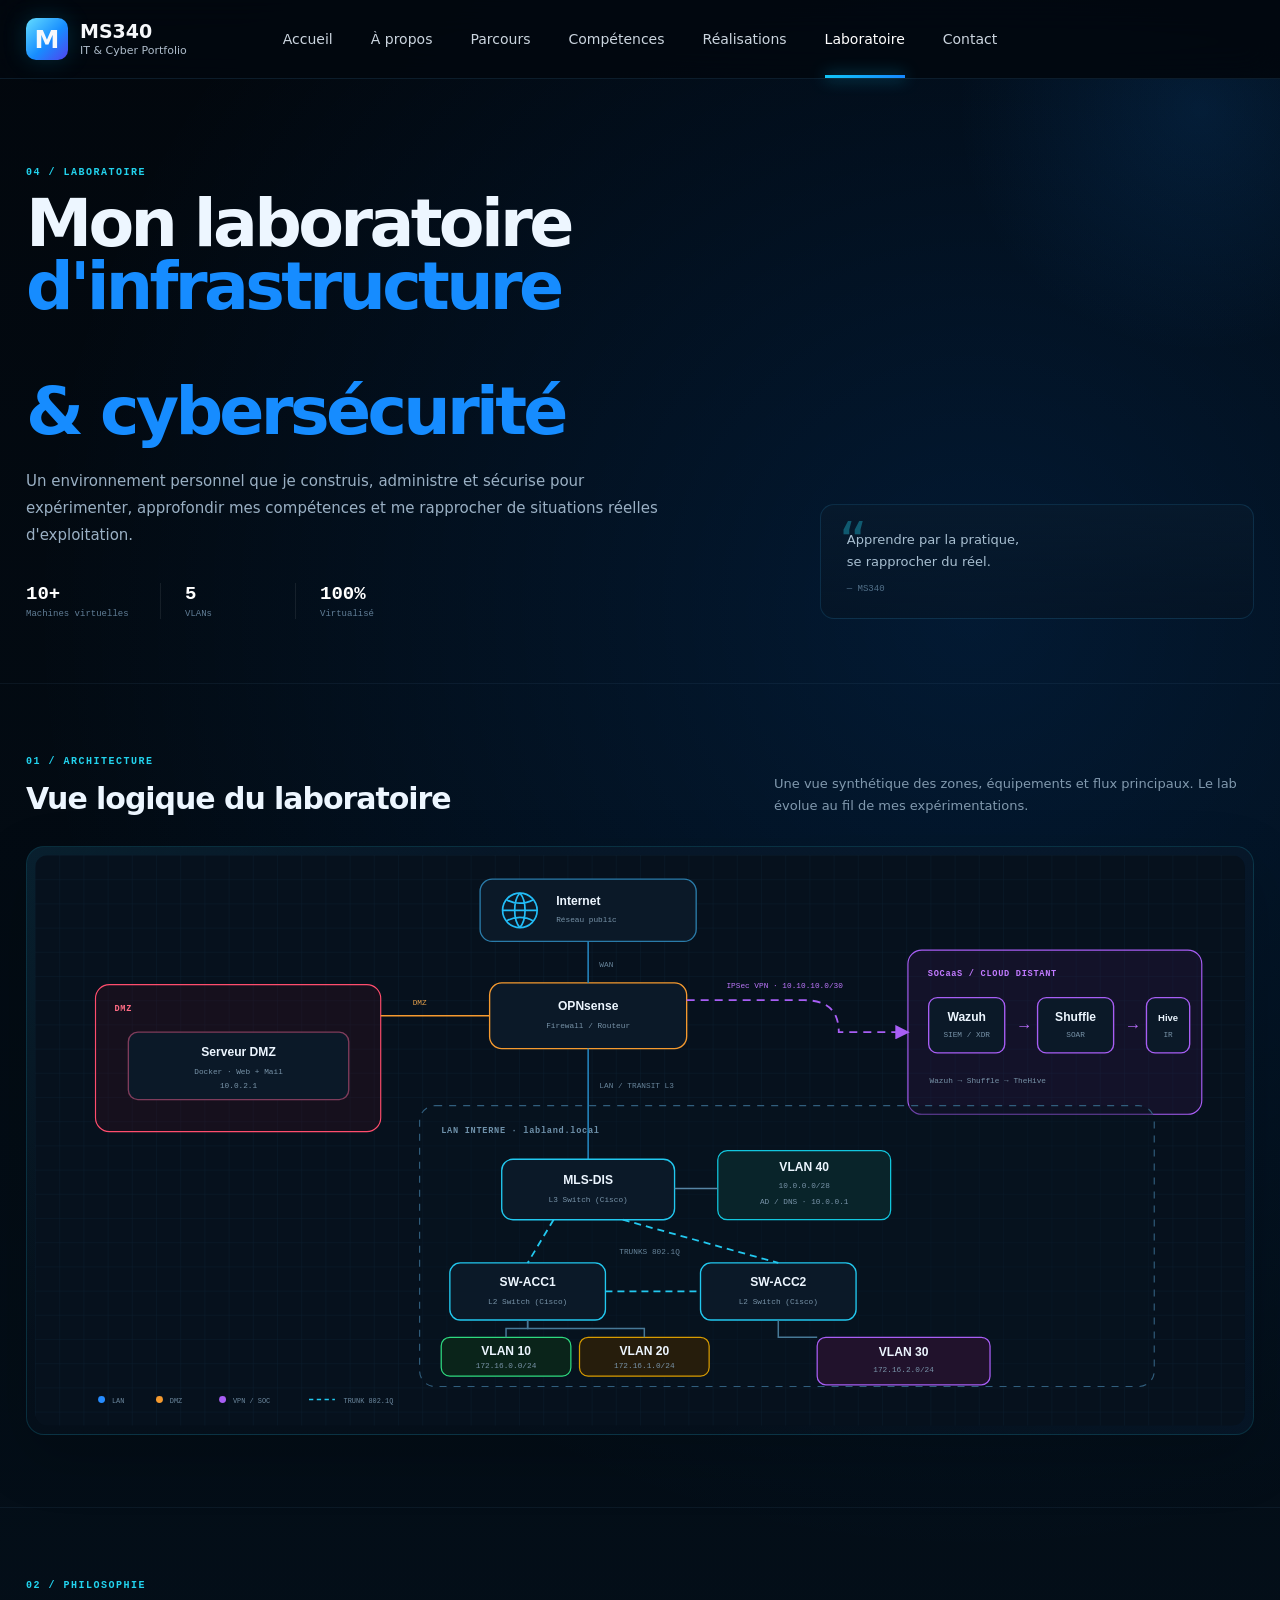
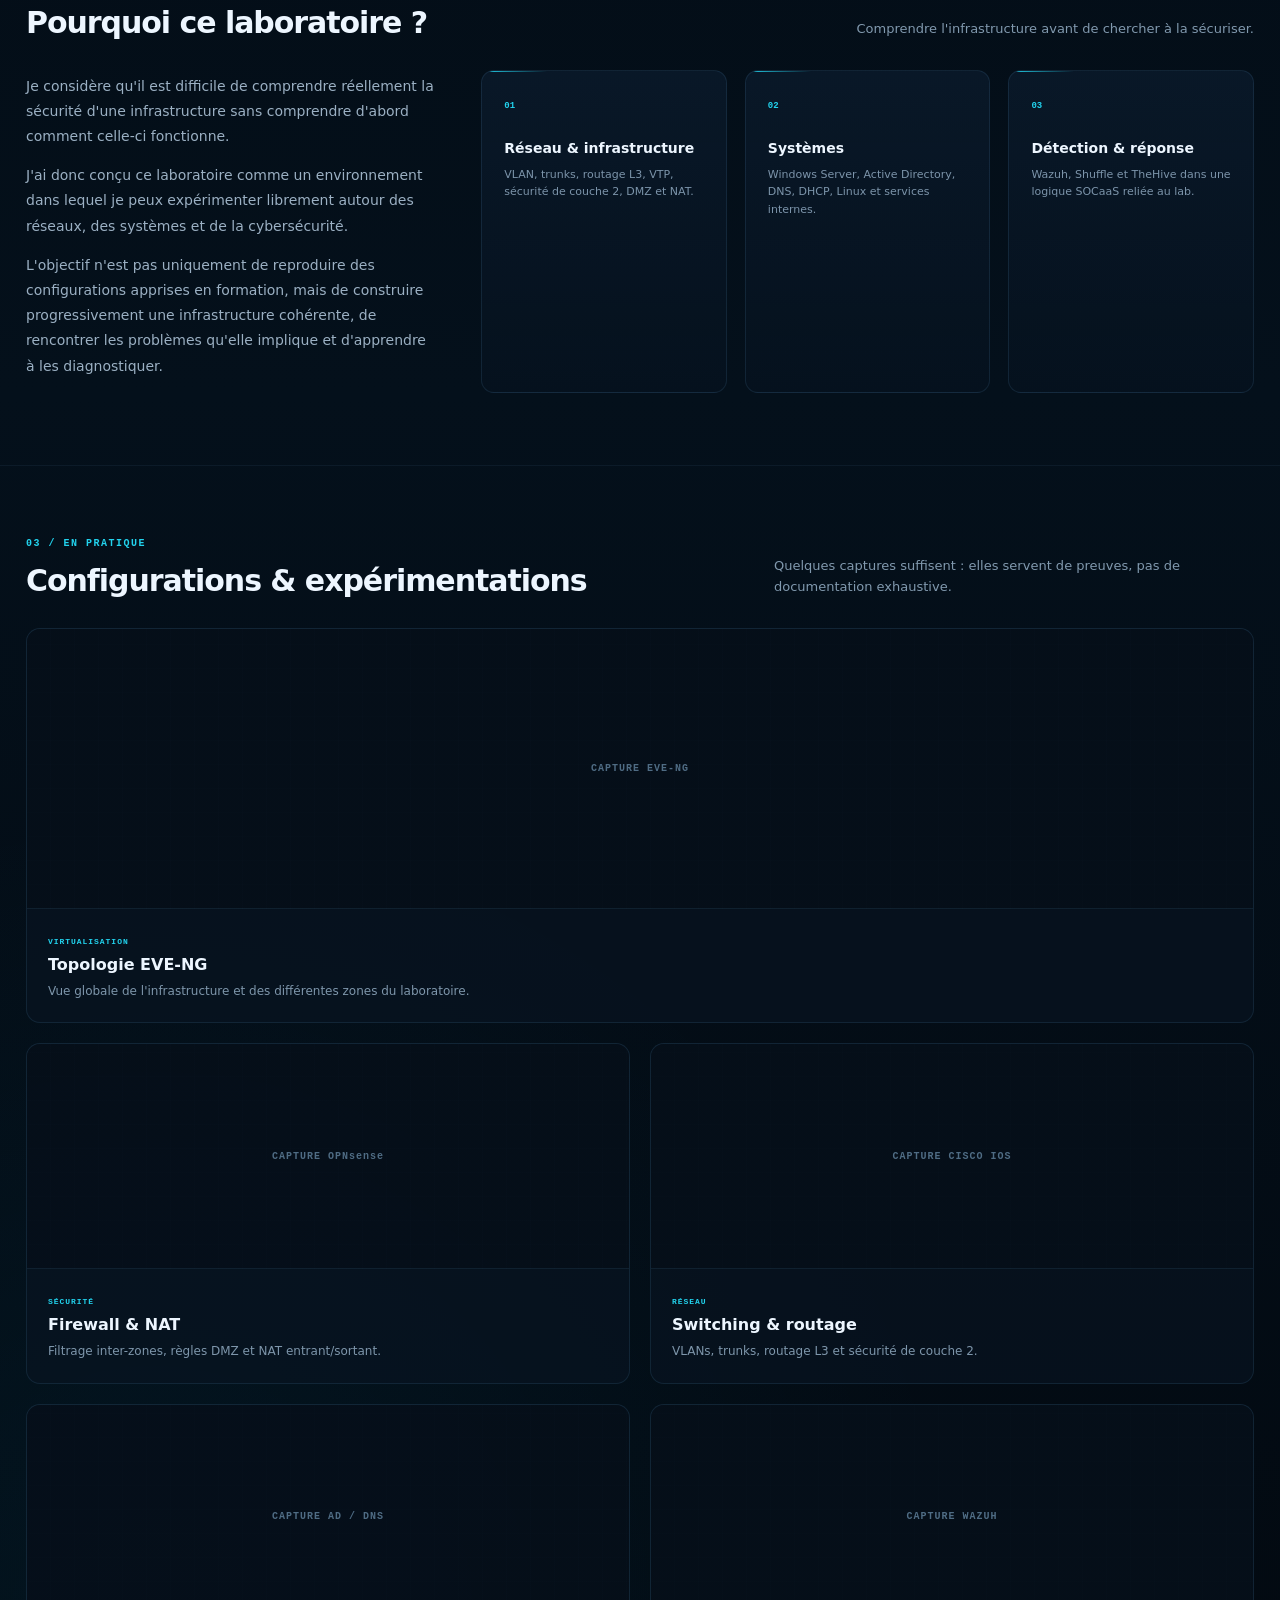
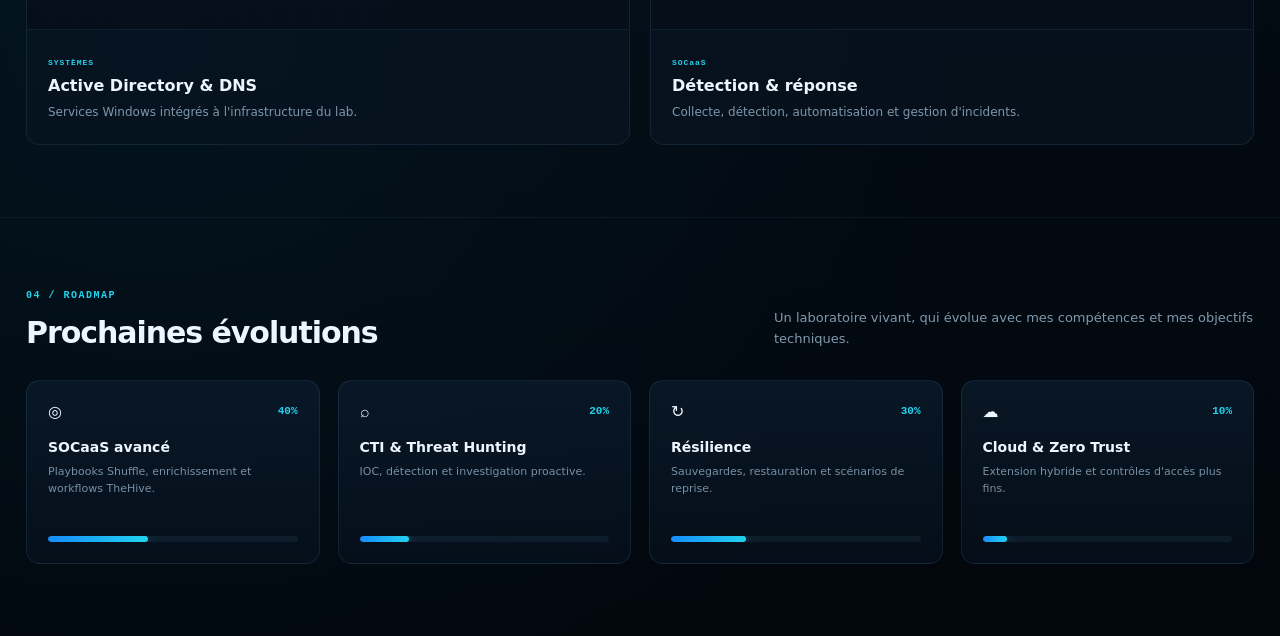
<file: labo.html>
<!doctype html>
<html lang="fr">
<head>
  <meta charset="utf-8">
  <meta name="viewport" content="width=device-width, initial-scale=1">
  <meta name="description" content="Laboratoire personnel MS340 — infrastructure, réseaux, cybersécurité et SOC.">
  <title>Laboratoire — MS340</title>

  <link rel="stylesheet" href="styles.css">
  <link rel="stylesheet" href="lab.css">
</head>
<body>

<header class="site-header">
  <div class="container nav">
    <a class="brand" href="index.html" aria-label="Accueil">
      <span class="brand-mark">M</span>
      <span><strong>MS340</strong><small>IT &amp; Cyber Portfolio</small></span>
    </a>

    <button class="menu-button" aria-label="Ouvrir le menu" aria-expanded="false">☰</button>

    <nav class="nav-links" aria-label="Navigation principale">
      <a href="index.html">Accueil</a>
      <a href="index.html#apropos">À propos</a>
      <a href="experience.html">Parcours</a>
      <a href="index.html#competences">Compétences</a>
      <a href="index.html#realisations">Réalisations</a>
      <a class="active" href="lab.html">Laboratoire</a>
      <a href="index.html#contact">Contact</a>
    </nav>
  </div>
</header>

<main class="lab-page">

  <section class="lab-hero">
    <div class="container lab-hero-grid">
      <div class="lab-hero-copy">
        <p class="lab-eyebrow">04 / LABORATOIRE</p>
        <h1>Mon laboratoire<br><span>d'infrastructure</span><br><span>&amp; cybersécurité</span></h1>
        <p class="lab-hero-text">
          Un environnement personnel que je construis, administre et sécurise
          pour expérimenter, approfondir mes compétences et me rapprocher
          de situations réelles d'exploitation.
        </p>

        <div class="lab-stats">
          <div><strong>10+</strong><span>Machines virtuelles</span></div>
          <div><strong>5</strong><span>VLANs</span></div>
          <div><strong>100%</strong><span>Virtualisé</span></div>
        </div>
      </div>

      <div class="lab-hero-note">
        <span class="lab-quote-mark">“</span>
        <p>Apprendre par la pratique,<br>se rapprocher du réel.</p>
        <small>— MS340</small>
      </div>
    </div>
  </section>

  <section class="lab-architecture">
    <div class="container">
      <div class="lab-section-head">
        <div>
          <p class="lab-eyebrow">01 / ARCHITECTURE</p>
          <h2>Vue logique du laboratoire</h2>
        </div>
        <p>
          Une vue synthétique des zones, équipements et flux principaux.
          Le lab évolue au fil de mes expérimentations.
        </p>
      </div>

      <div class="lab-topology-frame">


<svg class="lab-topology-svg" viewBox="0 0 1400 660" role="img" aria-labelledby="topology-title topology-desc">
  <title id="topology-title">Architecture logique du laboratoire MS340</title>
  <desc id="topology-desc">Internet, OPNsense, DMZ, cœur L3, commutateurs d'accès, VLANs et SOCaaS distant.</desc>

  <defs>
    <pattern id="topo-grid" width="28" height="28" patternUnits="userSpaceOnUse">
      <path d="M28 0H0V28" fill="none" stroke="currentColor" stroke-width="1"/>
    </pattern>
    <marker id="arrow-vpn" markerWidth="8" markerHeight="8" refX="7" refY="4" orient="auto">
      <path d="M0,0 L8,4 L0,8 z"/>
    </marker>
  </defs>

  <rect class="topo-bg" width="1400" height="660" rx="14"/>
  <rect class="topo-grid" width="1400" height="660" rx="14"/>

  <!-- INTERNET -->
  <g class="topo-device topo-internet" transform="translate(515 28)">
    <rect width="250" height="72" rx="14"/>
    <g class="topo-globe" transform="translate(24 14)">
      <circle cx="22" cy="22" r="20"/>
      <path d="M2 22h40M22 2c-8 9-8 31 0 40M22 2c8 9 8 31 0 40M7 10c9 5 21 5 30 0M7 34c9-5 21-5 30 0"/>
    </g>
    <text class="topo-title" x="88" y="30">Internet</text>
    <text class="topo-sub" x="88" y="50">Réseau public</text>
  </g>

  <!-- OPNsense -->
  <g class="topo-device topo-firewall" transform="translate(526 148)">
    <rect width="228" height="76" rx="14"/>
    <text class="topo-title center" x="114" y="31">OPNsense</text>
    <text class="topo-sub center" x="114" y="52">Firewall / Routeur</text>
  </g>

  <path class="topo-link topo-wan" d="M640 100V148"/>
  <text class="topo-label" x="653" y="130">WAN</text>

  <!-- SOCaaS -->
  <g class="topo-zone topo-zone-soc">
    <rect x="1010" y="110" width="340" height="190" rx="16"/>
    <text class="topo-zone-title" x="1033" y="140">SOCaaS / CLOUD DISTANT</text>

    <g class="topo-device topo-soc-node" transform="translate(1034 165)">
      <rect width="88" height="64" rx="10"/>
      <text class="topo-title center" x="44" y="27">Wazuh</text>
      <text class="topo-sub center" x="44" y="46">SIEM / XDR</text>
    </g>
    <text class="topo-flow-arrow" x="1135" y="204">→</text>
    <g class="topo-device topo-soc-node" transform="translate(1160 165)">
      <rect width="88" height="64" rx="10"/>
      <text class="topo-title center" x="44" y="27">Shuffle</text>
      <text class="topo-sub center" x="44" y="46">SOAR</text>
    </g>
    <text class="topo-flow-arrow" x="1261" y="204">→</text>
    <g class="topo-device topo-soc-node" transform="translate(1286 165)">
      <rect width="50" height="64" rx="10"/>
      <text class="topo-title center small" x="25" y="27">Hive</text>
      <text class="topo-sub center" x="25" y="46">IR</text>
    </g>

    <text class="topo-sub" x="1035" y="264">Wazuh → Shuffle → TheHive</text>
  </g>

  <!-- VPN : part directement d'OPNsense vers le SOC -->
  <path class="topo-link topo-vpn" d="M754 168H890Q930 168 930 205H1010" marker-end="url(#arrow-vpn)"/>
  <text class="topo-label topo-vpn-label" x="800" y="154">IPSec VPN · 10.10.10.0/30</text>

  <!-- DMZ -->
  <g class="topo-zone topo-zone-dmz">
    <rect x="70" y="150" width="330" height="170" rx="16"/>
    <text class="topo-zone-title" x="92" y="180">DMZ</text>

    <g class="topo-device topo-dmz-node" transform="translate(108 205)">
      <rect width="255" height="78" rx="11"/>
      <text class="topo-title center" x="127.5" y="27">Serveur DMZ</text>
      <text class="topo-sub center" x="127.5" y="48">Docker · Web + Mail</text>
      <text class="topo-sub center" x="127.5" y="65">10.0.2.1</text>
    </g>
  </g>

  <path class="topo-link topo-dmz-link" d="M526 186H400"/>
  <text class="topo-label topo-dmz-label" x="437" y="174">DMZ</text>

  <!-- LAN -->
  <g class="topo-zone topo-zone-lan">
    <rect x="445" y="290" width="850" height="325" rx="18"/>
    <text class="topo-zone-title" x="470" y="322">LAN INTERNE · labland.local</text>
  </g>

  <!-- OPNsense -> MLS-DIS -->
  <path class="topo-link topo-lan-link" d="M640 224V352"/>
  <text class="topo-label" x="653" y="270">LAN / TRANSIT L3</text>

  <!-- MLS-DIS -->
  <g class="topo-device topo-switch topo-mls" transform="translate(540 352)">
    <rect width="200" height="70" rx="13"/>
    <text class="topo-title center" x="100" y="29">MLS-DIS</text>
    <text class="topo-sub center" x="100" y="50">L3 Switch (Cisco)</text>
  </g>

  <!-- VLAN 40 directement sur le MLS : réseau serveurs / AD -->
  <g class="topo-device topo-vlan topo-vlan40" transform="translate(790 342)">
    <rect width="200" height="80" rx="11"/>
    <text class="topo-title center" x="100" y="24">VLAN 40</text>
    <text class="topo-sub center" x="100" y="43">10.0.0.0/28</text>
    <text class="topo-sub center" x="100" y="62">AD / DNS · 10.0.0.1</text>
  </g>
  <path class="topo-link topo-vlan40-link" d="M740 386H790"/>

  <!-- ACCESS SWITCHES : pas d'IP affichée -->
  <g class="topo-device topo-switch" transform="translate(480 472)">
    <rect width="180" height="66" rx="12"/>
    <text class="topo-title center" x="90" y="27">SW-ACC1</text>
    <text class="topo-sub center" x="90" y="47">L2 Switch (Cisco)</text>
  </g>

  <g class="topo-device topo-switch" transform="translate(770 472)">
    <rect width="180" height="66" rx="12"/>
    <text class="topo-title center" x="90" y="27">SW-ACC2</text>
    <text class="topo-sub center" x="90" y="47">L2 Switch (Cisco)</text>
  </g>

  <!-- Triangle de trunks -->
  <path class="topo-link topo-trunk" d="M600 422L570 472"/>
  <path class="topo-link topo-trunk" d="M680 422L860 472"/>
  <path class="topo-link topo-trunk" d="M660 505H770"/>
  <text class="topo-label" x="676" y="462">TRUNKS 802.1Q</text>

  <!-- VLAN 10 / 20 derrière ACC1 -->
  <g class="topo-device topo-vlan topo-vlan10" transform="translate(470 558)">
    <rect width="150" height="45" rx="10"/>
    <text class="topo-title center" x="75" y="20">VLAN 10</text>
    <text class="topo-sub center" x="75" y="36">172.16.0.0/24</text>
  </g>

  <g class="topo-device topo-vlan topo-vlan20" transform="translate(630 558)">
    <rect width="150" height="45" rx="10"/>
    <text class="topo-title center" x="75" y="20">VLAN 20</text>
    <text class="topo-sub center" x="75" y="36">172.16.1.0/24</text>
  </g>

  <path class="topo-link topo-access-link" d="M570 538V548H545V558"/>
  <path class="topo-link topo-access-link" d="M570 538V548H705V558"/>

  <!-- VLAN 30 derrière ACC2 -->
  <g class="topo-device topo-vlan topo-vlan30" transform="translate(905 558)">
    <rect width="200" height="55" rx="10"/>
    <text class="topo-title center" x="100" y="22">VLAN 30</text>
    <text class="topo-sub center" x="100" y="40">172.16.2.0/24</text>
  </g>

  <path class="topo-link topo-access-link" d="M860 538V558H905"/>

  <!-- légende -->
  <g class="topo-legend" transform="translate(72 625)">
    <circle class="legend-lan" cx="5" cy="5" r="4"/><text x="17" y="9">LAN</text>
    <circle class="legend-dmz" cx="72" cy="5" r="4"/><text x="84" y="9">DMZ</text>
    <circle class="legend-soc" cx="145" cy="5" r="4"/><text x="157" y="9">VPN / SOC</text>
    <line class="legend-trunk" x1="245" y1="5" x2="275" y2="5"/><text x="285" y="9">TRUNK 802.1Q</text>
  </g>
</svg>


      </div>
    </div>
  </section>

  <section class="lab-section">
    <div class="container">
      <div class="lab-section-head">
        <div>
          <p class="lab-eyebrow">02 / PHILOSOPHIE</p>
          <h2>Pourquoi ce laboratoire ?</h2>
        </div>
        <p>Comprendre l'infrastructure avant de chercher à la sécuriser.</p>
      </div>

      <div class="lab-philosophy-grid">
        <div class="lab-philosophy-copy">
          <p>
            Je considère qu'il est difficile de comprendre réellement la sécurité
            d'une infrastructure sans comprendre d'abord comment celle-ci fonctionne.
          </p>
          <p>
            J'ai donc conçu ce laboratoire comme un environnement dans lequel je peux
            expérimenter librement autour des réseaux, des systèmes et de la cybersécurité.
          </p>
          <p>
            L'objectif n'est pas uniquement de reproduire des configurations apprises
            en formation, mais de construire progressivement une infrastructure cohérente,
            de rencontrer les problèmes qu'elle implique et d'apprendre à les diagnostiquer.
          </p>
        </div>

        <article class="lab-mini-card">
          <span class="lab-card-index">01</span>
          <h3>Réseau &amp; infrastructure</h3>
          <p>VLAN, trunks, routage L3, VTP, sécurité de couche 2, DMZ et NAT.</p>
        </article>

        <article class="lab-mini-card">
          <span class="lab-card-index">02</span>
          <h3>Systèmes</h3>
          <p>Windows Server, Active Directory, DNS, DHCP, Linux et services internes.</p>
        </article>

        <article class="lab-mini-card">
          <span class="lab-card-index">03</span>
          <h3>Détection &amp; réponse</h3>
          <p>Wazuh, Shuffle et TheHive dans une logique SOCaaS reliée au lab.</p>
        </article>
      </div>
    </div>
  </section>

  <section class="lab-section lab-evidence">
    <div class="container">
      <div class="lab-section-head">
        <div>
          <p class="lab-eyebrow">03 / EN PRATIQUE</p>
          <h2>Configurations &amp; expérimentations</h2>
        </div>
        <p>Quelques captures suffisent : elles servent de preuves, pas de documentation exhaustive.</p>
      </div>

      <div class="lab-gallery">
        <article class="lab-shot lab-shot-wide">
          <div class="lab-shot-placeholder">CAPTURE EVE-NG</div>
          <div class="lab-shot-copy">
            <span>VIRTUALISATION</span>
            <h3>Topologie EVE-NG</h3>
            <p>Vue globale de l'infrastructure et des différentes zones du laboratoire.</p>
          </div>
        </article>

        <article class="lab-shot">
          <div class="lab-shot-placeholder">CAPTURE OPNsense</div>
          <div class="lab-shot-copy">
            <span>SÉCURITÉ</span>
            <h3>Firewall &amp; NAT</h3>
            <p>Filtrage inter-zones, règles DMZ et NAT entrant/sortant.</p>
          </div>
        </article>

        <article class="lab-shot">
          <div class="lab-shot-placeholder">CAPTURE CISCO IOS</div>
          <div class="lab-shot-copy">
            <span>RÉSEAU</span>
            <h3>Switching &amp; routage</h3>
            <p>VLANs, trunks, routage L3 et sécurité de couche 2.</p>
          </div>
        </article>

        <article class="lab-shot">
          <div class="lab-shot-placeholder">CAPTURE AD / DNS</div>
          <div class="lab-shot-copy">
            <span>SYSTÈMES</span>
            <h3>Active Directory &amp; DNS</h3>
            <p>Services Windows intégrés à l'infrastructure du lab.</p>
          </div>
        </article>

        <article class="lab-shot">
          <div class="lab-shot-placeholder">CAPTURE WAZUH</div>
          <div class="lab-shot-copy">
            <span>SOCaaS</span>
            <h3>Détection &amp; réponse</h3>
            <p>Collecte, détection, automatisation et gestion d'incidents.</p>
          </div>
        </article>
      </div>
    </div>
  </section>

  <section class="lab-section lab-roadmap">
    <div class="container">
      <div class="lab-section-head">
        <div>
          <p class="lab-eyebrow">04 / ROADMAP</p>
          <h2>Prochaines évolutions</h2>
        </div>
        <p>Un laboratoire vivant, qui évolue avec mes compétences et mes objectifs techniques.</p>
      </div>

      <div class="lab-roadmap-grid">
        <article>
          <div class="lab-roadmap-top"><span>◎</span><strong>40%</strong></div>
          <h3>SOCaaS avancé</h3>
          <p>Playbooks Shuffle, enrichissement et workflows TheHive.</p>
          <div class="lab-progress"><i style="width:40%"></i></div>
        </article>

        <article>
          <div class="lab-roadmap-top"><span>⌕</span><strong>20%</strong></div>
          <h3>CTI &amp; Threat Hunting</h3>
          <p>IOC, détection et investigation proactive.</p>
          <div class="lab-progress"><i style="width:20%"></i></div>
        </article>

        <article>
          <div class="lab-roadmap-top"><span>↻</span><strong>30%</strong></div>
          <h3>Résilience</h3>
          <p>Sauvegardes, restauration et scénarios de reprise.</p>
          <div class="lab-progress"><i style="width:30%"></i></div>
        </article>

        <article>
          <div class="lab-roadmap-top"><span>☁</span><strong>10%</strong></div>
          <h3>Cloud &amp; Zero Trust</h3>
          <p>Extension hybride et contrôles d'accès plus fins.</p>
          <div class="lab-progress"><i style="width:10%"></i></div>
        </article>
      </div>
    </div>
  </section>

</main>

<script>
const btn = document.querySelector('.menu-button');
const nav = document.querySelector('.nav-links');
btn?.addEventListener('click', () => {
  const open = nav.classList.toggle('open');
  btn.setAttribute('aria-expanded', String(open));
});
</script>
</body>
</html>
</file>
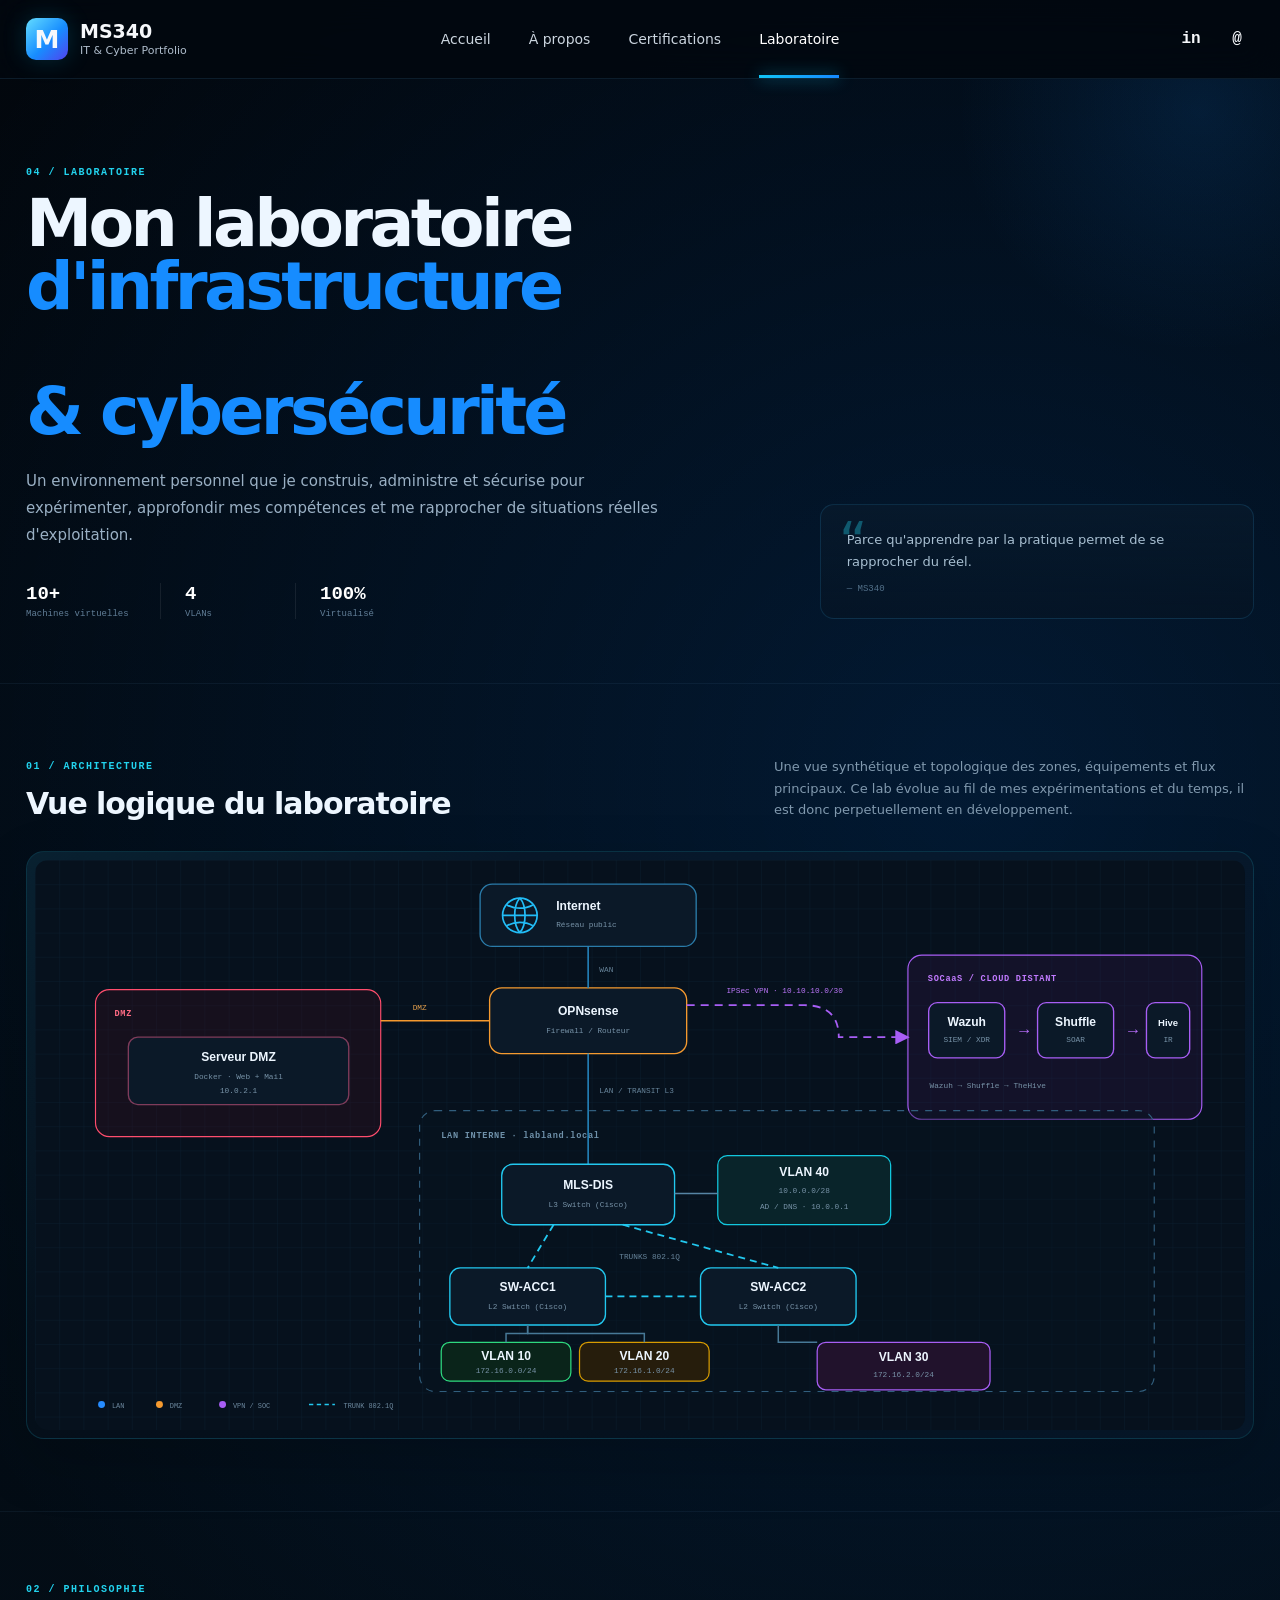
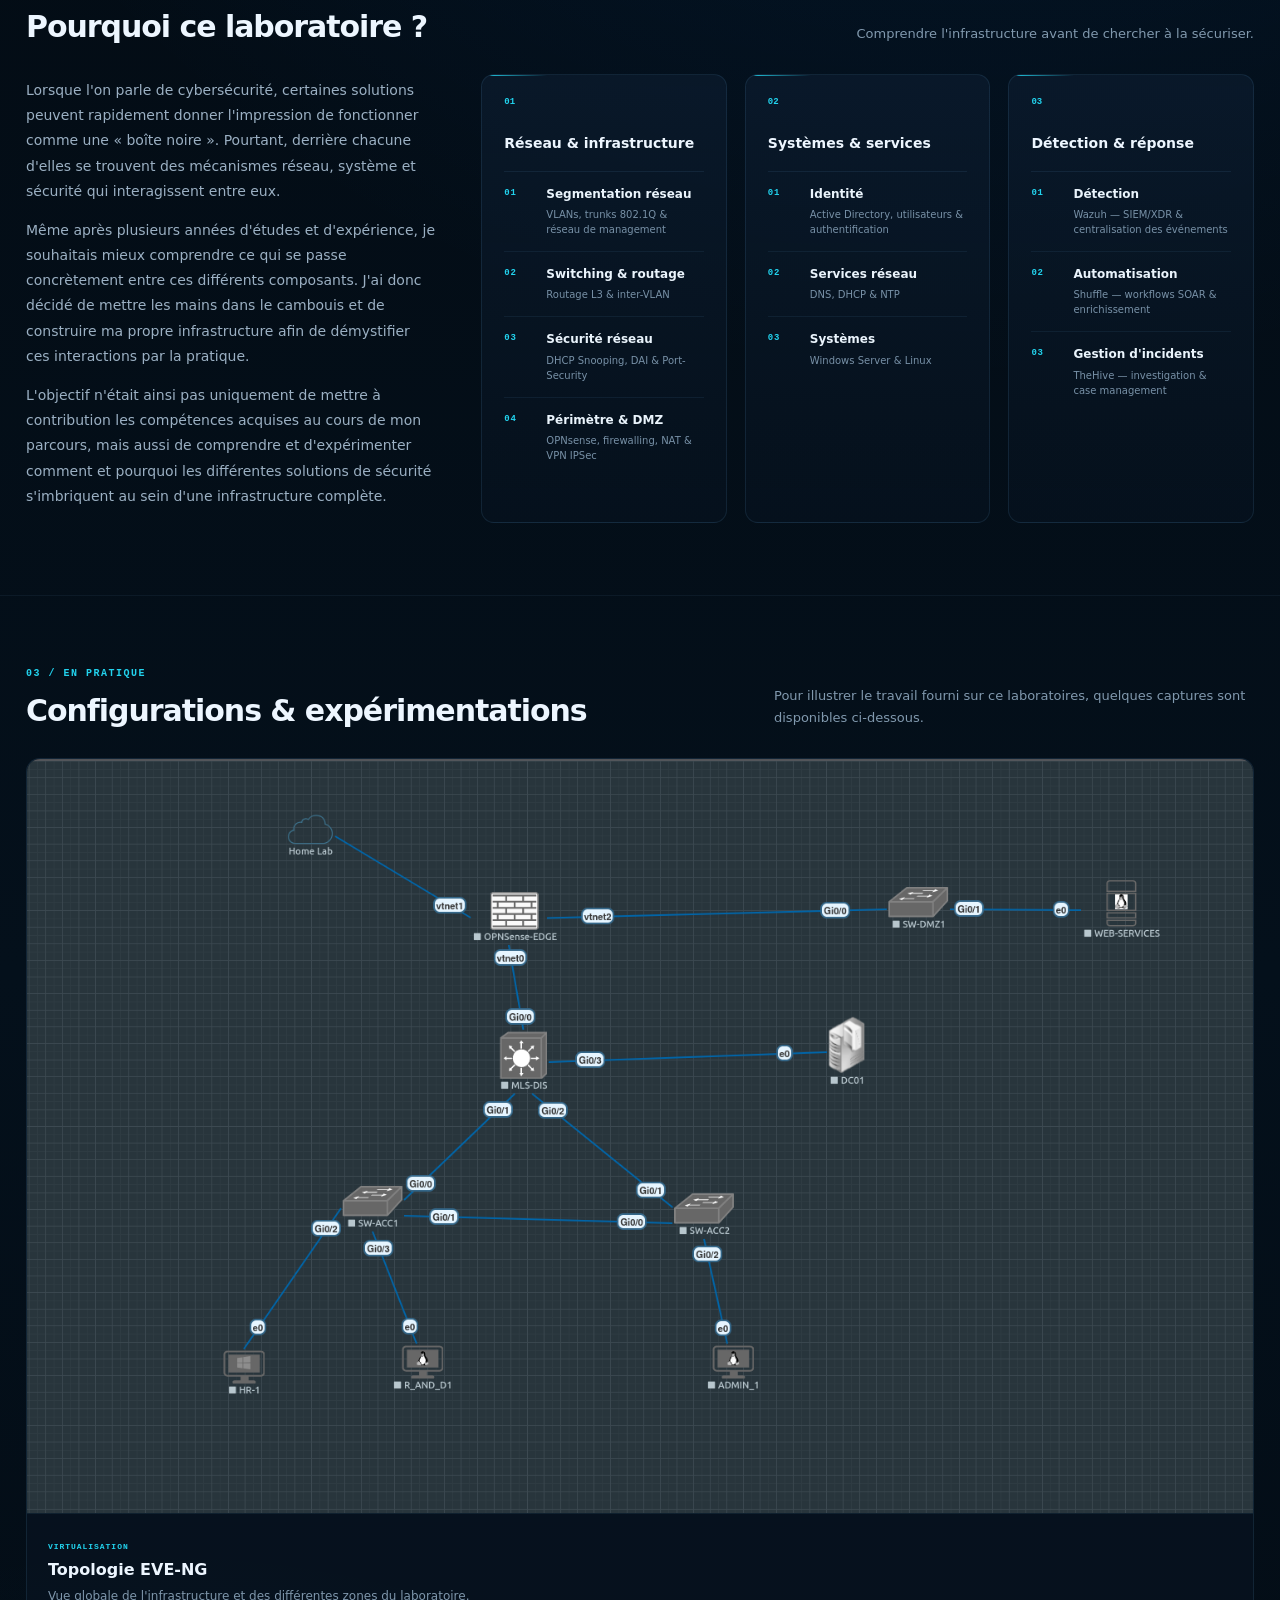
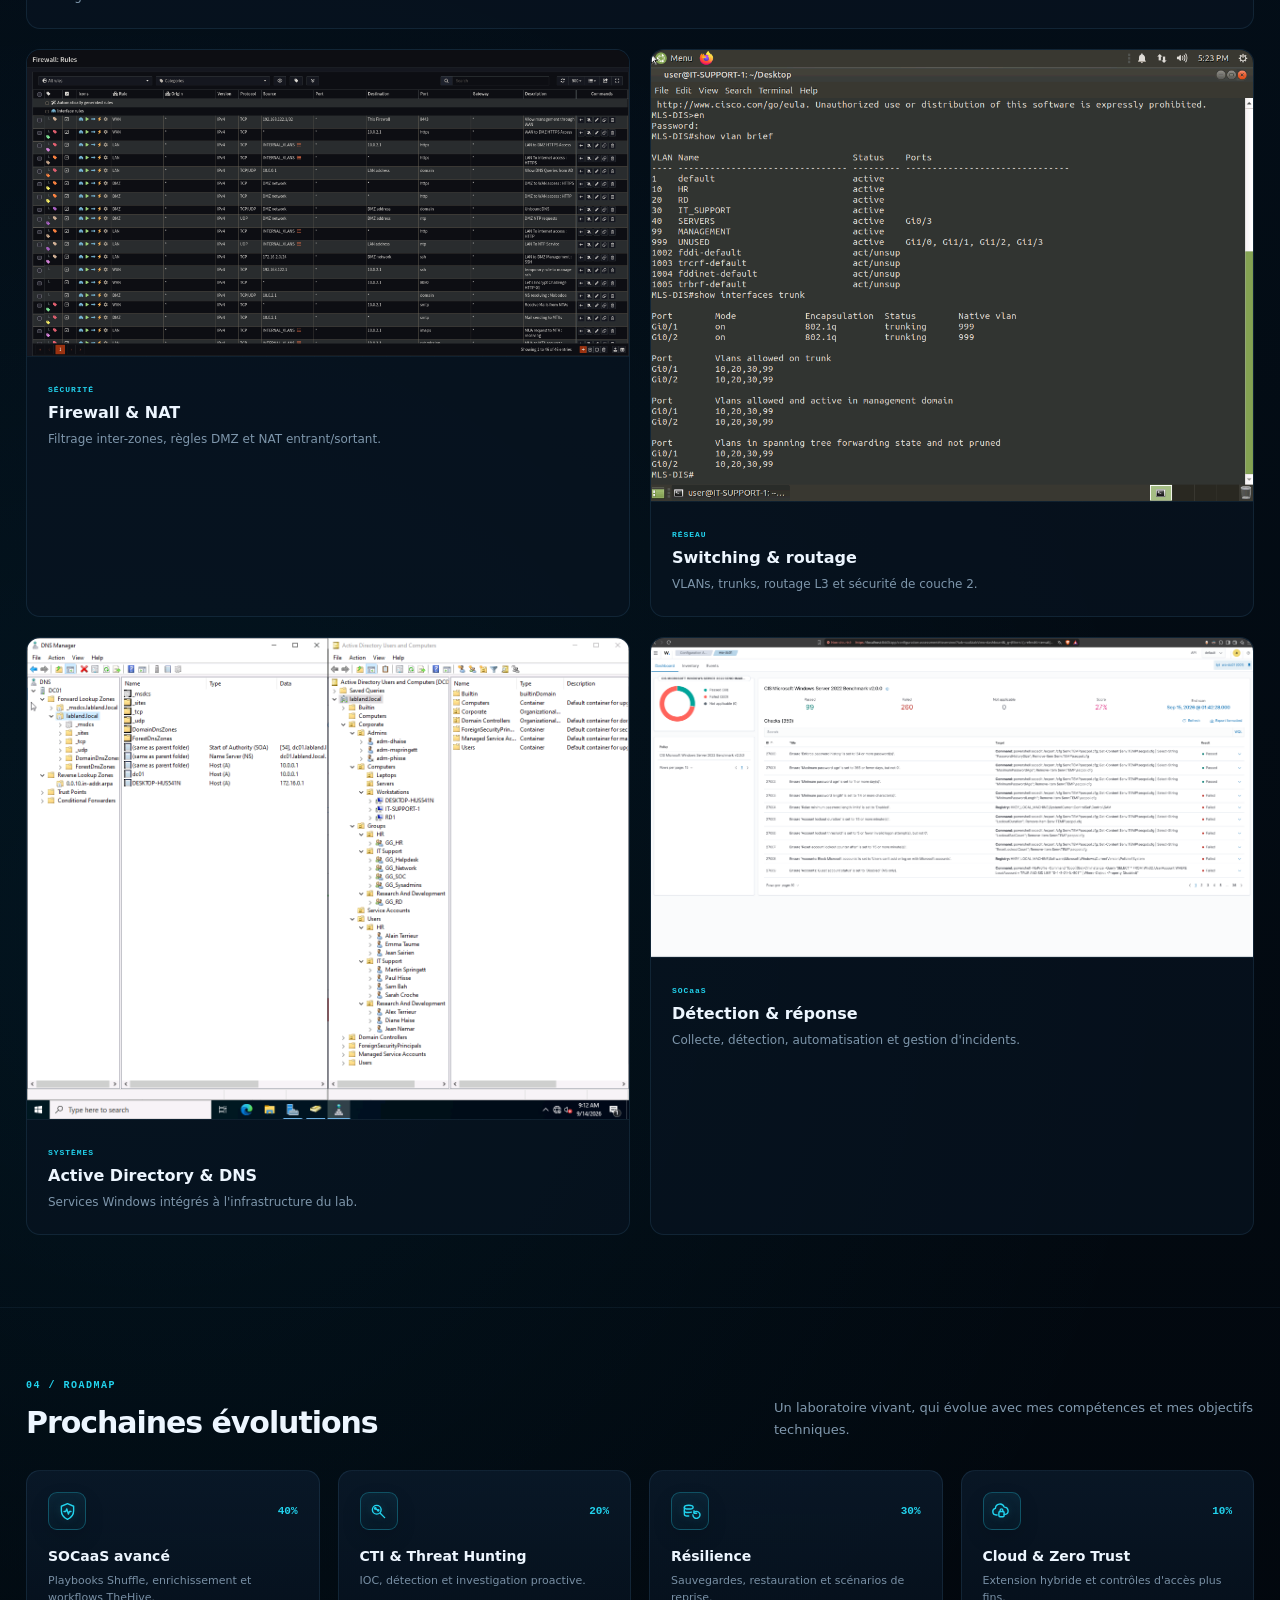
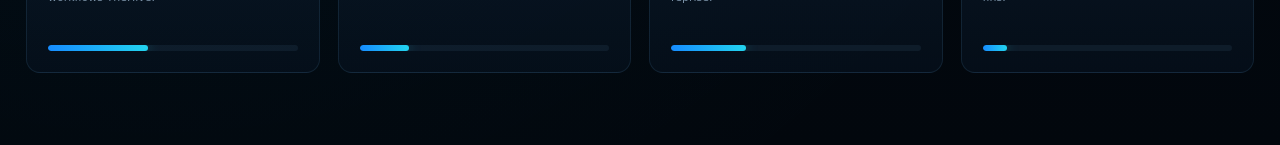
<file: laboratoire.html>
<!doctype html>
<html lang="fr">
<head>
  <meta charset="utf-8">
  <meta name="viewport" content="width=device-width, initial-scale=1">
  <meta name="description" content="Laboratoire personnel MS340 — infrastructure, réseaux, cybersécurité et SOC.">
  <title>Laboratoire — MS340</title>

  <link rel="stylesheet" href="styles.css">
  <link rel="stylesheet" href="lab.css">
</head>
<body>

<header class="site-header">
  <div class="container nav">
    <a class="brand" href="index.html" aria-label="Accueil">
      <span class="brand-mark">M</span>
      <span><strong>MS340</strong><small>IT &amp; Cyber Portfolio</small></span>
    </a>

    <button class="menu-button" aria-label="Ouvrir le menu" aria-expanded="false">☰</button>

    <nav class="nav-links" aria-label="Navigation principale">
      <a href="./index.html">Accueil</a>
      <a href="./experience.html">À propos</a>
      <a href="./certifications.html">Certifications</a>
      <a class="active" href="./laboratoire.html">Laboratoire</a>
    </nav>

    <div class="social-links">
      <a href="https://www.linkedin.com/in/martin-springett/" aria-label="LinkedIn">in</a>
      <a href="mailto:martin.springett@protonmail.com" aria-label="E-mail">@</a>
    </div>
  </div>
</header>

<main class="lab-page">

  <section class="lab-hero">
    <div class="container lab-hero-grid">
      <div class="lab-hero-copy">
        <p class="lab-eyebrow">04 / LABORATOIRE</p>
        <h1>Mon laboratoire<br><span>d'infrastructure</span><br><span>&amp; cybersécurité</span></h1>
        <p class="lab-hero-text">
          Un environnement personnel que je construis, administre et sécurise
          pour expérimenter, approfondir mes compétences et me rapprocher
          de situations réelles d'exploitation.
        </p>

        <div class="lab-stats">
          <div><strong>10+</strong><span>Machines virtuelles</span></div>
          <div><strong>4</strong><span>VLANs</span></div>
          <div><strong>100%</strong><span>Virtualisé</span></div>
        </div>
      </div>

      <div class="lab-hero-note">
        <span class="lab-quote-mark">“</span>
        <p>Parce qu'apprendre par la pratique permet de se rapprocher du réel.</p>
        <small>— MS340</small>
      </div>
    </div>
  </section>

  <section class="lab-architecture">
    <div class="container">
      <div class="lab-section-head">
        <div>
          <p class="lab-eyebrow">01 / ARCHITECTURE</p>
          <h2>Vue logique du laboratoire</h2>
        </div>
        <p>
          Une vue synthétique et topologique des zones, équipements et flux principaux.
          Ce lab évolue au fil de mes expérimentations et du temps, il est donc perpetuellement en développement.
        </p>
      </div>

      <div class="lab-topology-frame">


<svg class="lab-topology-svg" viewBox="0 0 1400 660" role="img" aria-labelledby="topology-title topology-desc">
  <title id="topology-title">Architecture logique du laboratoire MS340</title>
  <desc id="topology-desc">Internet, OPNsense, DMZ, cœur L3, commutateurs d'accès, VLANs et SOCaaS distant.</desc>

  <defs>
    <pattern id="topo-grid" width="28" height="28" patternUnits="userSpaceOnUse">
      <path d="M28 0H0V28" fill="none" stroke="currentColor" stroke-width="1"/>
    </pattern>
    <marker id="arrow-vpn" markerWidth="8" markerHeight="8" refX="7" refY="4" orient="auto">
      <path d="M0,0 L8,4 L0,8 z"/>
    </marker>
  </defs>

  <rect class="topo-bg" width="1400" height="660" rx="14"/>
  <rect class="topo-grid" width="1400" height="660" rx="14"/>

  <!-- INTERNET -->
  <g class="topo-device topo-internet" transform="translate(515 28)">
    <rect width="250" height="72" rx="14"/>
    <g class="topo-globe" transform="translate(24 14)">
      <circle cx="22" cy="22" r="20"/>
      <path d="M2 22h40M22 2c-8 9-8 31 0 40M22 2c8 9 8 31 0 40M7 10c9 5 21 5 30 0M7 34c9-5 21-5 30 0"/>
    </g>
    <text class="topo-title" x="88" y="30">Internet</text>
    <text class="topo-sub" x="88" y="50">Réseau public</text>
  </g>

  <!-- OPNsense -->
  <g class="topo-device topo-firewall" transform="translate(526 148)">
    <rect width="228" height="76" rx="14"/>
    <text class="topo-title center" x="114" y="31">OPNsense</text>
    <text class="topo-sub center" x="114" y="52">Firewall / Routeur</text>
  </g>

  <path class="topo-link topo-wan" d="M640 100V148"/>
  <text class="topo-label" x="653" y="130">WAN</text>

  <!-- SOCaaS -->
  <g class="topo-zone topo-zone-soc">
    <rect x="1010" y="110" width="340" height="190" rx="16"/>
    <text class="topo-zone-title" x="1033" y="140">SOCaaS / CLOUD DISTANT</text>

    <g class="topo-device topo-soc-node" transform="translate(1034 165)">
      <rect width="88" height="64" rx="10"/>
      <text class="topo-title center" x="44" y="27">Wazuh</text>
      <text class="topo-sub center" x="44" y="46">SIEM / XDR</text>
    </g>
    <text class="topo-flow-arrow" x="1135" y="204">→</text>
    <g class="topo-device topo-soc-node" transform="translate(1160 165)">
      <rect width="88" height="64" rx="10"/>
      <text class="topo-title center" x="44" y="27">Shuffle</text>
      <text class="topo-sub center" x="44" y="46">SOAR</text>
    </g>
    <text class="topo-flow-arrow" x="1261" y="204">→</text>
    <g class="topo-device topo-soc-node" transform="translate(1286 165)">
      <rect width="50" height="64" rx="10"/>
      <text class="topo-title center small" x="25" y="27">Hive</text>
      <text class="topo-sub center" x="25" y="46">IR</text>
    </g>

    <text class="topo-sub" x="1035" y="264">Wazuh → Shuffle → TheHive</text>
  </g>

  <!-- VPN : part directement d'OPNsense vers le SOC -->
  <path class="topo-link topo-vpn" d="M754 168H890Q930 168 930 205H1010" marker-end="url(#arrow-vpn)"/>
  <text class="topo-label topo-vpn-label" x="800" y="154">IPSec VPN · 10.10.10.0/30</text>

  <!-- DMZ -->
  <g class="topo-zone topo-zone-dmz">
    <rect x="70" y="150" width="330" height="170" rx="16"/>
    <text class="topo-zone-title" x="92" y="180">DMZ</text>

    <g class="topo-device topo-dmz-node" transform="translate(108 205)">
      <rect width="255" height="78" rx="11"/>
      <text class="topo-title center" x="127.5" y="27">Serveur DMZ</text>
      <text class="topo-sub center" x="127.5" y="48">Docker · Web + Mail</text>
      <text class="topo-sub center" x="127.5" y="65">10.0.2.1</text>
    </g>
  </g>

  <path class="topo-link topo-dmz-link" d="M526 186H400"/>
  <text class="topo-label topo-dmz-label" x="437" y="174">DMZ</text>

  <!-- LAN -->
  <g class="topo-zone topo-zone-lan">
    <rect x="445" y="290" width="850" height="325" rx="18"/>
    <text class="topo-zone-title" x="470" y="322">LAN INTERNE · labland.local</text>
  </g>

  <!-- OPNsense -> MLS-DIS -->
  <path class="topo-link topo-lan-link" d="M640 224V352"/>
  <text class="topo-label" x="653" y="270">LAN / TRANSIT L3</text>

  <!-- MLS-DIS -->
  <g class="topo-device topo-switch topo-mls" transform="translate(540 352)">
    <rect width="200" height="70" rx="13"/>
    <text class="topo-title center" x="100" y="29">MLS-DIS</text>
    <text class="topo-sub center" x="100" y="50">L3 Switch (Cisco)</text>
  </g>

  <!-- VLAN 40 directement sur le MLS : réseau serveurs / AD -->
  <g class="topo-device topo-vlan topo-vlan40" transform="translate(790 342)">
    <rect width="200" height="80" rx="11"/>
    <text class="topo-title center" x="100" y="24">VLAN 40</text>
    <text class="topo-sub center" x="100" y="43">10.0.0.0/28</text>
    <text class="topo-sub center" x="100" y="62">AD / DNS · 10.0.0.1</text>
  </g>
  <path class="topo-link topo-vlan40-link" d="M740 386H790"/>

  <!-- ACCESS SWITCHES : pas d'IP affichée -->
  <g class="topo-device topo-switch" transform="translate(480 472)">
    <rect width="180" height="66" rx="12"/>
    <text class="topo-title center" x="90" y="27">SW-ACC1</text>
    <text class="topo-sub center" x="90" y="47">L2 Switch (Cisco)</text>
  </g>

  <g class="topo-device topo-switch" transform="translate(770 472)">
    <rect width="180" height="66" rx="12"/>
    <text class="topo-title center" x="90" y="27">SW-ACC2</text>
    <text class="topo-sub center" x="90" y="47">L2 Switch (Cisco)</text>
  </g>

  <!-- Triangle de trunks -->
  <path class="topo-link topo-trunk" d="M600 422L570 472"/>
  <path class="topo-link topo-trunk" d="M680 422L860 472"/>
  <path class="topo-link topo-trunk" d="M660 505H770"/>
  <text class="topo-label" x="676" y="462">TRUNKS 802.1Q</text>

  <!-- VLAN 10 / 20 derrière ACC1 -->
  <g class="topo-device topo-vlan topo-vlan10" transform="translate(470 558)">
    <rect width="150" height="45" rx="10"/>
    <text class="topo-title center" x="75" y="20">VLAN 10</text>
    <text class="topo-sub center" x="75" y="36">172.16.0.0/24</text>
  </g>

  <g class="topo-device topo-vlan topo-vlan20" transform="translate(630 558)">
    <rect width="150" height="45" rx="10"/>
    <text class="topo-title center" x="75" y="20">VLAN 20</text>
    <text class="topo-sub center" x="75" y="36">172.16.1.0/24</text>
  </g>

  <path class="topo-link topo-access-link" d="M570 538V548H545V558"/>
  <path class="topo-link topo-access-link" d="M570 538V548H705V558"/>

  <!-- VLAN 30 derrière ACC2 -->
  <g class="topo-device topo-vlan topo-vlan30" transform="translate(905 558)">
    <rect width="200" height="55" rx="10"/>
    <text class="topo-title center" x="100" y="22">VLAN 30</text>
    <text class="topo-sub center" x="100" y="40">172.16.2.0/24</text>
  </g>

  <path class="topo-link topo-access-link" d="M860 538V558H905"/>

  <!-- légende -->
  <g class="topo-legend" transform="translate(72 625)">
    <circle class="legend-lan" cx="5" cy="5" r="4"/><text x="17" y="9">LAN</text>
    <circle class="legend-dmz" cx="72" cy="5" r="4"/><text x="84" y="9">DMZ</text>
    <circle class="legend-soc" cx="145" cy="5" r="4"/><text x="157" y="9">VPN / SOC</text>
    <line class="legend-trunk" x1="245" y1="5" x2="275" y2="5"/><text x="285" y="9">TRUNK 802.1Q</text>
  </g>
</svg>


      </div>
    </div>
  </section>

  <section class="lab-section">
    <div class="container">
      <div class="lab-section-head">
        <div>
          <p class="lab-eyebrow">02 / PHILOSOPHIE</p>
          <h2>Pourquoi ce laboratoire ?</h2>
        </div>
        <p>Comprendre l'infrastructure avant de chercher à la sécuriser.</p>
      </div>

      <div class="lab-philosophy-grid">
        <div class="lab-philosophy-copy">
          <p>
            Lorsque l'on parle de cybersécurité, certaines solutions peuvent rapidement donner l'impression de fonctionner comme une « boîte noire ». Pourtant, derrière chacune d'elles se trouvent des mécanismes réseau, système et sécurité qui interagissent entre eux.          </p>
          <p>
            Même après plusieurs années d'études et d'expérience, je souhaitais mieux comprendre ce qui se passe concrètement entre ces différents composants. J'ai donc décidé de mettre les mains dans le cambouis et de construire ma propre infrastructure afin de démystifier ces interactions par la pratique.
          </p>
          <p>
            L'objectif n'était ainsi pas uniquement de mettre à contribution les compétences acquises au cours de mon parcours, mais aussi de comprendre et d'expérimenter comment et pourquoi les différentes solutions de sécurité s'imbriquent au sein d'une infrastructure complète.
          </p>
        </div>

        <article class="lab-mini-card lab-domain-card">
          <span class="lab-card-index">01</span>
          <h3>Réseau &amp; infrastructure</h3>

          <div class="lab-domain-list">
            <div class="lab-domain-item">
              <span>01</span>
              <p>
                <strong>Segmentation réseau</strong>
                <small>VLANs, trunks 802.1Q &amp; réseau de management</small>
              </p>
            </div>

            <div class="lab-domain-item">
              <span>02</span>
              <p>
                <strong>Switching &amp; routage</strong>
                <small>Routage L3 &amp; inter-VLAN</small>
              </p>
            </div>

            <div class="lab-domain-item">
              <span>03</span>
              <p>
                <strong>Sécurité réseau</strong>
                <small>DHCP Snooping, DAI &amp; Port-Security</small>
              </p>
            </div>

            <div class="lab-domain-item">
              <span>04</span>
              <p>
                <strong>Périmètre &amp; DMZ</strong>
                <small>OPNsense, firewalling, NAT &amp; VPN IPSec</small>
              </p>
            </div>
          </div>
        </article>

        <article class="lab-mini-card lab-domain-card">
          <span class="lab-card-index">02</span>
          <h3>Systèmes &amp; services</h3>

          <div class="lab-domain-list">
            <div class="lab-domain-item">
              <span>01</span>
              <p>
                <strong>Identité</strong>
                <small>Active Directory, utilisateurs &amp; authentification</small>
              </p>
            </div>

            <div class="lab-domain-item">
              <span>02</span>
              <p>
                <strong>Services réseau</strong>
                <small>DNS, DHCP &amp; NTP</small>
              </p>
            </div>

            <div class="lab-domain-item">
              <span>03</span>
              <p>
                <strong>Systèmes</strong>
                <small>Windows Server &amp; Linux</small>
              </p>
            </div>
          </div>
        </article>

        <article class="lab-mini-card lab-domain-card">
          <span class="lab-card-index">03</span>
          <h3>Détection &amp; réponse</h3>

          <div class="lab-domain-list">
            <div class="lab-domain-item">
              <span>01</span>
              <p>
                <strong>Détection</strong>
                <small>Wazuh — SIEM/XDR &amp; centralisation des événements</small>
              </p>
            </div>

            <div class="lab-domain-item">
              <span>02</span>
              <p>
                <strong>Automatisation</strong>
                <small>Shuffle — workflows SOAR &amp; enrichissement</small>
              </p>
            </div>

            <div class="lab-domain-item">
              <span>03</span>
              <p>
                <strong>Gestion d'incidents</strong>
                <small>TheHive — investigation &amp; case management</small>
              </p>
            </div>
          </div>
        </article>
      </div>
    </div>
  </section>

  <section class="lab-section lab-evidence">
    <div class="container">
      <div class="lab-section-head">
        <div>
          <p class="lab-eyebrow">03 / EN PRATIQUE</p>
          <h2>Configurations &amp; expérimentations</h2>
        </div>
        <p>Pour illustrer le travail fourni sur ce laboratoires, quelques captures sont disponibles ci-dessous.</p>
      </div>

      <div class="lab-gallery">
        <article class="lab-shot lab-shot-wide">
          <div class="lab-shot-placeholder"><img src="./assets/lab/eve-ng.png" alt="Capture EVE-NG"></div>
          <div class="lab-shot-copy">
            <span>VIRTUALISATION</span>
            <h3>Topologie EVE-NG</h3>
            <p>Vue globale de l'infrastructure et des différentes zones du laboratoire.</p>
          </div>
        </article>

        <article class="lab-shot">
          <div class="lab-shot-placeholder"><img src="./assets/lab/opnsense-rules.png" alt="Capture OPNsense"></div>
          <div class="lab-shot-copy">
            <span>SÉCURITÉ</span>
            <h3>Firewall &amp; NAT</h3>
            <p>Filtrage inter-zones, règles DMZ et NAT entrant/sortant.</p>
          </div>
        </article>

        <article class="lab-shot">
          <div class="lab-shot-placeholder"><img src="./assets/lab/mls-dis.png" alt="Capture CISCO IOS"></div>
          <div class="lab-shot-copy">
            <span>RÉSEAU</span>
            <h3>Switching &amp; routage</h3>
            <p>VLANs, trunks, routage L3 et sécurité de couche 2.</p>
          </div>
        </article>

        <article class="lab-shot">
          <div class="lab-shot-placeholder"><img src="./assets/lab/ad-dns.png" alt="Capture AD / DNS"></div>
          <div class="lab-shot-copy">
            <span>SYSTÈMES</span>
            <h3>Active Directory &amp; DNS</h3>
            <p>Services Windows intégrés à l'infrastructure du lab.</p>
          </div>
        </article>

        <article class="lab-shot">
          <div class="lab-shot-placeholder"><img src="./assets/lab/wazuh.png" alt="Capture WAZUH"></div>
          <div class="lab-shot-copy">
            <span>SOCaaS</span>
            <h3>Détection &amp; réponse</h3>
            <p>Collecte, détection, automatisation et gestion d'incidents.</p>
          </div>
        </article>
      </div>
    </div>
  </section>

  <section class="lab-section lab-roadmap">
    <div class="container">
      <div class="lab-section-head">
        <div>
          <p class="lab-eyebrow">04 / ROADMAP</p>
          <h2>Prochaines évolutions</h2>
        </div>
        <p>Un laboratoire vivant, qui évolue avec mes compétences et mes objectifs techniques.</p>
      </div>

      <div class="lab-roadmap-grid">
        <article>
          <div class="lab-roadmap-top">
            <span class="roadmap-icon" aria-hidden="true">
              <svg viewBox="0 0 24 24">
                <path d="M12 3 19 6v5c0 4.6-2.8 8-7 10-4.2-2-7-5.4-7-10V6l7-3Z"/>
                <path d="M8 12h2l1.2-3 1.8 6 1.2-3H16"/>
              </svg>
            </span>
            <strong>40%</strong>
          </div>
          <h3>SOCaaS avancé</h3>
          <p>Playbooks Shuffle, enrichissement et workflows TheHive.</p>
          <div class="lab-progress"><i style="width:40%"></i></div>
        </article>

        <article>
          <div class="lab-roadmap-top">
            <span class="roadmap-icon" aria-hidden="true">
              <svg viewBox="0 0 24 24">
                <circle cx="10" cy="10" r="5"/>
                <path d="m14 14 5 5"/>
                <circle cx="8.3" cy="8.5" r=".8"/>
                <circle cx="11.7" cy="10.7" r=".8"/>
                <path d="M8.8 8.9 11 10.3"/>
              </svg>
            </span>
            <strong>20%</strong>
          </div>
          <h3>CTI &amp; Threat Hunting</h3>
          <p>IOC, détection et investigation proactive.</p>
          <div class="lab-progress"><i style="width:20%"></i></div>
        </article>

        <article>
          <div class="lab-roadmap-top">
            <span class="roadmap-icon" aria-hidden="true">
              <svg viewBox="0 0 24 24">
                <ellipse cx="10" cy="7" rx="5" ry="2.2"/>
                <path d="M5 7v4c0 1.2 2.2 2.2 5 2.2 1.2 0 2.3-.2 3.1-.5"/>
                <path d="M5 11v4c0 1.2 2.2 2.2 5 2.2"/>
                <path d="M16 13a4 4 0 1 1-1.2 2.8"/>
                <path d="M16 11v3h3"/>
              </svg>
            </span>
            <strong>30%</strong>
          </div>
          <h3>Résilience</h3>
          <p>Sauvegardes, restauration et scénarios de reprise.</p>
          <div class="lab-progress"><i style="width:30%"></i></div>
        </article>

        <article>
          <div class="lab-roadmap-top">
            <span class="roadmap-icon" aria-hidden="true">
              <svg viewBox="0 0 24 24">
                <path d="M7 16H5.8A3.8 3.8 0 0 1 5 8.5 5.2 5.2 0 0 1 15.1 7a4.2 4.2 0 0 1 1.1 8.3H15"/>
                <rect x="9" y="12" width="6" height="6" rx="1.3"/>
                <path d="M10.5 12v-1.5a1.5 1.5 0 0 1 3 0V12"/>
              </svg>
            </span>
            <strong>10%</strong>
          </div>
          <h3>Cloud &amp; Zero Trust</h3>
          <p>Extension hybride et contrôles d'accès plus fins.</p>
          <div class="lab-progress"><i style="width:10%"></i></div>
        </article>
      </div>
    </div>
  </section>

</main>

<script>
const btn = document.querySelector('.menu-button');
const nav = document.querySelector('.nav-links');
btn?.addEventListener('click', () => {
  const open = nav.classList.toggle('open');
  btn.setAttribute('aria-expanded', String(open));
});
</script>
</body>
</html>
</file>
<file: styles.css>
:root{
  --bg:#02070d;
  --bg2:#06111d;
  --panel:#07131f;
  --panel2:#091827;
  --line:rgba(54,111,156,.34);
  --text:#f6f8fb;
  --muted:#9eacbc;
  --cyan:#11c5f6;
  --blue:#1688ff;
  --violet:#a75af5;
  --lime:#8bed3f;
  --orange:#ff7b00;
}

*{box-sizing:border-box}
html{scroll-behavior:smooth}
body{
  margin:0;
  color:var(--text);
  font-family:Inter,system-ui,-apple-system,BlinkMacSystemFont,"Segoe UI",sans-serif;
  background:
    radial-gradient(circle at 76% 16%,rgba(0,122,255,.14),transparent 28%),
    radial-gradient(circle at 12% 84%,rgba(0,190,255,.06),transparent 24%),
    linear-gradient(180deg,#02070d 0%,#04101b 52%,#02070d 100%);
}
a{color:inherit;text-decoration:none}
img{display:block;max-width:100%}
.container{width:min(1460px,calc(100% - 52px));margin:auto}

.background-grid{
  position:fixed;inset:0;z-index:-2;pointer-events:none;
  opacity:.22;
  background-image:
    linear-gradient(rgba(24,113,177,.045) 1px,transparent 1px),
    linear-gradient(90deg,rgba(24,113,177,.045) 1px,transparent 1px);
  background-size:34px 34px;
  mask-image:linear-gradient(to bottom,transparent,black 15%,black 85%,transparent);
}

/* Header */
.site-header{
  position:sticky;top:0;z-index:20;
  background:rgba(2,8,15,.84);
  border-bottom:1px solid rgba(52,104,146,.22);
  backdrop-filter:blur(18px);
}
.nav{
  min-height:78px;
  display:grid;
  grid-template-columns:1fr auto 1fr;
  align-items:center;
  gap:24px;
}
.brand{display:flex;align-items:center;gap:12px;width:max-content}
.brand-mark{
  width:42px;height:42px;border-radius:10px;
  display:grid;place-items:center;
  font-size:25px;font-weight:800;
  background:linear-gradient(135deg,#64ddff,#178dff 55%,#5142ee);
  box-shadow:0 0 25px rgba(17,197,246,.18);
}
.brand>span:last-child{display:flex;flex-direction:column;line-height:1.06}
.brand strong{font-size:19px}
.brand small{margin-top:4px;color:#aebccb;font-size:11px}
.nav-links{height:78px;display:flex;gap:38px;align-items:center}
.nav-links a{
  height:78px;display:flex;align-items:center;position:relative;
  color:#cbd5df;font-size:14px;transition:.2s;
}
.nav-links a:hover,.nav-links a.active{color:white}
.nav-links a.active::after{
  content:"";position:absolute;left:0;right:0;bottom:0;height:3px;
  background:linear-gradient(90deg,var(--cyan),var(--blue));
  box-shadow:0 0 15px rgba(17,197,246,.65);
}
.social-links{justify-self:end;display:flex;gap:12px}
.social-links a{
  width:34px;height:34px;border-radius:8px;display:grid;place-items:center;
  font-family:"JetBrains Mono",monospace;font-weight:700;
  transition:.2s;
}
.social-links a:hover{color:var(--cyan);background:rgba(17,197,246,.07)}
.menu-button{
  display:none;background:none;border:1px solid var(--line);color:white;
  border-radius:8px;padding:8px 10px;
}

/* Hero */
.hero{padding:52px 0 18px}
.hero-grid{
  min-height:580px;
  display:grid;
  grid-template-columns:1.02fr .98fr;
  gap:48px;align-items:center;
}
.kicker{
  margin:0 0 25px;color:#35baff;
  font:600 13px/1.3 "JetBrains Mono",monospace;
  letter-spacing:.05em;
}
.kicker b{margin:0 8px;color:#2a8fd3}
h1{margin:0;font-size:clamp(58px,6vw,96px);line-height:.88;letter-spacing:-.05em}
h1 span,h1 strong{display:block}
h1 span{font-weight:800}
h1 strong{margin-top:11px;color:#1687ff;font-weight:800}
.lead{
  max-width:720px;margin:30px 0 0;color:#c5ced8;
  font-size:17px;line-height:1.72;
}
.actions{display:flex;gap:16px;margin-top:30px}
.button{
  min-height:50px;padding:0 23px;border-radius:8px;
  display:inline-flex;align-items:center;justify-content:center;gap:18px;
  text-transform:uppercase;font-size:12px;font-weight:700;letter-spacing:.03em;
  transition:.2s;
}
.button.primary{
  background:linear-gradient(135deg,#16c6f6,#126ef4);
  box-shadow:0 12px 36px rgba(18,110,244,.26);
}
.button.primary:hover{transform:translateY(-2px)}
.button.secondary{
  border:1px solid #25465f;background:rgba(4,14,24,.55);
}
.button.secondary:hover{border-color:#3d8fc7;background:rgba(11,31,47,.72)}

.quick-facts{
  margin-top:40px;
  display:grid;
  grid-template-columns:repeat(4,minmax(0,1fr));
  border:1px solid var(--line);
  border-radius:12px;
  overflow:hidden;
  background:linear-gradient(180deg,rgba(10,24,38,.8),rgba(5,15,25,.82));
}

.quick-facts article{
  min-height:118px;
  padding:22px;
  display:grid;
  grid-template-columns:64px minmax(0,1fr);
  align-items:center;
  gap:16px;
  position:relative;
}

.quick-facts article:not(:last-child)::after{
  content:"";
  position:absolute;
  right:0;
  top:22px;
  bottom:22px;
  width:1px;
  background:rgba(64,116,158,.2);
}

.fact-icon-box{
  width:58px;
  height:58px;
  border:1px solid rgba(17,197,246,.30);
  border-radius:12px;
  display:grid;
  place-items:center;
  background:linear-gradient(180deg,rgba(11,30,49,.9),rgba(6,18,30,.88));
  color:var(--cyan);
  box-shadow:
    inset 0 0 20px rgba(17,197,246,.035),
    0 10px 26px rgba(0,0,0,.15);
  transition:transform .2s,border-color .2s,box-shadow .2s;
}

.fact-icon-box svg{
  width:30px;
  height:30px;
  fill:none;
  stroke:currentColor;
  stroke-width:1.7;
  stroke-linecap:round;
  stroke-linejoin:round;
  filter:drop-shadow(0 0 7px rgba(17,197,246,.18));
}

.quick-facts article:hover .fact-icon-box{
  transform:translateY(-2px);
  border-color:rgba(17,197,246,.55);
  box-shadow:
    inset 0 0 22px rgba(17,197,246,.05),
    0 12px 28px rgba(0,0,0,.18),
    0 0 18px rgba(17,197,246,.06);
}

.quick-facts strong{
  display:block;
  font-size:20px;
  line-height:1.05;
}

.quick-facts small{
  display:block;
  margin-top:7px;
  color:var(--muted);
  font-size:11px;
  line-height:1.45;
}

.quick-facts small em{
  display:block;
  margin-top:3px;
  color:#4f9bd0;
  font:500 9px "JetBrains Mono",monospace;
  font-style:normal;
}

.hero-photo{
  align-self:stretch;
  min-height:600px;
  position:relative;
  display:flex;
  align-items:flex-end;
  justify-content:center;
  overflow:hidden;
  isolation:isolate;
}
.hero-photo::before{
  content:"";position:absolute;width:520px;height:520px;border-radius:50%;
  top:1%;right:4%;
  background:radial-gradient(circle,rgba(0,154,255,.18),rgba(0,113,255,.04) 49%,transparent 70%);
}
.hero-photo .halo{
  position:absolute;width:390px;height:390px;border-radius:50%;
  right:12%;top:8%;
  border:1px solid rgba(32,149,255,.56);
  box-shadow:0 0 35px rgba(17,197,246,.15),inset 0 0 35px rgba(17,197,246,.07);
}

.mesh{
  position:absolute;inset:5% 0 0;
  opacity:.46;
  background:
    radial-gradient(circle at 12% 22%,#178cff 0 2px,transparent 3px),
    radial-gradient(circle at 34% 39%,#178cff 0 2px,transparent 3px),
    radial-gradient(circle at 64% 18%,#178cff 0 2px,transparent 3px),
    radial-gradient(circle at 86% 35%,#178cff 0 2px,transparent 3px),
    radial-gradient(circle at 72% 72%,#178cff 0 2px,transparent 3px),
    radial-gradient(circle at 35% 82%,#178cff 0 2px,transparent 3px);
}
.mesh::before,.mesh::after{
  content:"";position:absolute;inset:0;
  background:
    linear-gradient(25deg,transparent 48%,rgba(32,145,232,.24) 49%,rgba(32,145,232,.24) 50%,transparent 51%),
    linear-gradient(-20deg,transparent 49%,rgba(32,145,232,.15) 50%,transparent 51%);
  background-size:180px 125px;
}
.hero-photo img{
  position:absolute;
  z-index:3;

  left:50%;
  bottom:-88px;
  transform:translateX(-50%);

  height:690px;
  width:auto;
  max-width:none;
  object-fit:contain;

  /* Nouvelle photo :
     aucune transparence ni fondu artificiel.
     Le bas du portrait sort naturellement du hero. */
  opacity:1;
  -webkit-mask-image:none;
  mask-image:none;

  filter:
    drop-shadow(0 28px 46px rgba(0,0,0,.42))
    drop-shadow(0 0 18px rgba(18,128,220,.08));
}

/* Sections / project */
.section{padding:26px 0}
.section.small{padding-top:12px}
.featured-card{
  min-height:470px;display:grid;grid-template-columns:.9fr 1.1fr;
  border:1px solid rgba(17,197,246,.48);
  border-radius:15px;overflow:hidden;
  background:
    radial-gradient(circle at 73% 48%,rgba(17,116,255,.12),transparent 37%),
    linear-gradient(180deg,rgba(7,22,35,.94),rgba(3,13,23,.95));
  box-shadow:0 22px 70px rgba(0,0,0,.34);
}
.featured-copy{padding:46px}
.section-label{margin:0 0 15px;color:var(--cyan);font:500 12px "JetBrains Mono",monospace}
.featured-copy h2{margin:0;font-size:49px;line-height:1.06;letter-spacing:-.035em}
.stack{
  display:flex;flex-wrap:wrap;gap:11px;margin-top:24px;
  color:#18bcfa;font:500 12px "JetBrains Mono",monospace;
}
.stack i{font-style:normal;color:#5d9fc9}
.featured-text{max-width:650px;margin:27px 0;color:#abb8c5;line-height:1.72}
.topology{position:relative;display:grid;place-items:center;padding:45px 36px 18px}
.topology svg{width:100%;max-width:760px;overflow:visible}
.project-number{position:absolute;top:27px;right:30px;color:var(--cyan);font:600 14px "JetBrains Mono",monospace}
.project-number small{color:#a2b0be}

/* Topology SVG */
.nodes rect{fill:#07131f;stroke:#6989a7;stroke-width:1.2}
.nodes rect.orange{stroke:#ff7b00}
.nodes rect.purple{stroke:#a855f7}
.nodes rect.green{stroke:#77df2f}
.nodes rect.orange2{stroke:#ff8b00}
.nodes rect.bluebox{stroke:#1688ff}
.nodes text{fill:#eaf4ff;text-anchor:middle;font:600 13px "JetBrains Mono",monospace}
.nodes .sub{fill:#a7b5c3;font-size:10px}
.nodes .blue{fill:#1cbaff}
.links path,.vlan-links path{fill:none;stroke:#a6b7c7;stroke-width:2}
.links.trunk path{stroke:#10bdf5;stroke-width:2.4;stroke-dasharray:8 7}
.links.vpn path{fill:none;stroke:var(--violet);stroke-width:2.2;stroke-dasharray:7 6}
.vpn-label{fill:#bd6cff;font:600 10px "JetBrains Mono",monospace;text-anchor:middle}
.nodes .violet-text{fill:#bd6cff}
.green-stroke{stroke:#6adb2e!important}
.orange-stroke{stroke:#ff8500!important}
.blue-stroke{stroke:#1688ff!important}
.trunk-label{fill:#10bdf5;font:600 10px "JetBrains Mono",monospace;text-anchor:middle}

/* Cards */
.cards{display:grid;grid-template-columns:repeat(3,1fr);gap:18px}
.card{
  min-height:340px;padding:27px;border:1px solid var(--line);border-radius:14px;
  display:flex;flex-direction:column;
  background:linear-gradient(180deg,rgba(8,22,35,.93),rgba(4,14,24,.94));
  box-shadow:0 18px 55px rgba(0,0,0,.25);
}
.card-heading{
  display:flex;
  align-items:center;
  gap:14px;
  padding-bottom:17px;
  border-bottom:1px solid rgba(62,108,144,.18);
}
.card-heading .card-icon{
  width:38px;
  height:38px;
  flex:0 0 38px;
  display:grid;
  place-items:center;
  border:1px solid currentColor;
  border-radius:9px;
  background:rgba(7,20,32,.76);
  box-shadow:inset 0 0 18px rgba(255,255,255,.015);
}
.card-heading .card-icon svg{
  width:21px;
  height:21px;
  fill:none;
  stroke:currentColor;
  stroke-width:1.7;
  stroke-linecap:round;
  stroke-linejoin:round;
  filter:drop-shadow(0 0 6px currentColor);
}
.card-heading h3{margin:0;font-size:17px}
.cyan{color:var(--cyan)}
.violet{color:var(--violet)}
.lime{color:var(--lime)}
.experience-row{display:grid;grid-template-columns:58px 1fr;gap:16px;margin:22px 0}
.sfr{
  width:58px;
  height:58px;
  display:grid;
  place-items:center;
  background:linear-gradient(145deg,#ef1726,#c90815);
  border:1px solid rgba(255,255,255,.08);
  border-radius:8px;
  color:#fff;
  font-weight:800;
  font-size:16px;
  letter-spacing:-.03em;
  box-shadow:0 8px 22px rgba(198,8,21,.18);
}
.experience-row strong{display:block;font-size:14px;margin-bottom:5px}
.experience-row p{margin:0;color:#b5c0ca;font-size:12px;line-height:1.5}
.experience-row small{color:#8193a4}
.card>p{margin:0;color:#aab6c2;font-size:13px;line-height:1.7}
.card>a{margin-top:auto;padding-top:22px;color:var(--cyan);font-size:12px;font-weight:700;text-transform:uppercase}
.card>a.violet-link{color:#bd6cff}
.list{list-style:none;padding:5px 0 0;margin:11px 0 0}
.list li{display:flex;align-items:center;gap:10px;padding:7px 0;color:#d5dde6;font-size:13px}
.list i{width:7px;height:7px;border-radius:50%;background:var(--violet);box-shadow:0 0 10px rgba(167,90,245,.55)}
.list small{color:#8293a4}.list .muted{color:#82909e}.list .muted i{background:#455565;box-shadow:none}
.tags{display:flex;flex-wrap:wrap;gap:8px;margin-top:21px}
.tags span{padding:7px 11px;border:1px solid rgba(45,116,170,.58);border-radius:999px;color:#cbd6e0;background:rgba(8,25,39,.5);font-size:11px}

/* tools */
.tools{
  min-height:90px;padding:18px 26px;border:1px solid var(--line);border-radius:12px;
  display:flex;align-items:center;gap:32px;overflow:auto;
  background:linear-gradient(180deg,rgba(8,22,35,.9),rgba(4,14,24,.9));
}
.tools strong{min-width:130px;color:#b8c3cd;font-size:13px;line-height:1.3}
.tools span{white-space:nowrap;font-weight:700}
.tools span:nth-of-type(1),.tools span:nth-of-type(5),.tools span:nth-of-type(6){color:#1aaff8}
.tools small{margin-left:auto;white-space:nowrap;color:#7f91a2}

footer{padding:18px 0 36px;color:#718293;text-align:center;font-size:12px}

/* Responsive */
@media(max-width:1180px){
  .nav-links{gap:22px}
  .hero-grid{grid-template-columns:1fr .82fr}
  .quick-facts{grid-template-columns:repeat(2,1fr)}
  .quick-facts article:nth-child(2)::after{display:none}
  .quick-facts article:nth-child(-n+2){border-bottom:1px solid rgba(64,116,158,.2)}
  .featured-card{grid-template-columns:1fr}
}
@media(max-width:900px){
  .container{width:min(100% - 30px,1460px)}
  .nav{grid-template-columns:1fr auto auto}
  .menu-button{display:block;grid-column:2}
  .social-links{grid-column:3}
  .nav-links{
    display:none;position:absolute;top:78px;left:15px;right:15px;height:auto;
    flex-direction:column;align-items:stretch;gap:0;padding:10px;
    border:1px solid var(--line);border-radius:12px;background:#06111d;
  }
  .nav-links.open{display:flex}
  .nav-links a{height:46px;padding:0 12px}
  .nav-links a.active::after{display:none}
  .hero-grid{grid-template-columns:1fr}
  .hero-photo{order:-1;min-height:450px}
  .hero-photo img{
    height:470px;
    bottom:-12px;

    -webkit-mask-image:linear-gradient(
      to bottom,
      #000 0%,
      #000 60%,
      rgba(0,0,0,.9) 72%,
      rgba(0,0,0,.52) 84%,
      transparent 96%
    );
    mask-image:linear-gradient(
      to bottom,
      #000 0%,
      #000 60%,
      rgba(0,0,0,.9) 72%,
      rgba(0,0,0,.52) 84%,
      transparent 96%
    );
  }
  .hero-photo .halo{right:50%;transform:translateX(50%);width:300px;height:300px}
  .cards{grid-template-columns:1fr}
}
@media(max-width:620px){
  .brand small{display:none}
  .social-links{display:none}
  .hero-photo{min-height:370px}
  .hero-photo img{
    height:390px;
    bottom:-8px;

    -webkit-mask-image:linear-gradient(
      to bottom,
      #000 0%,
      #000 60%,
      rgba(0,0,0,.88) 72%,
      rgba(0,0,0,.48) 84%,
      transparent 96%
    );
    mask-image:linear-gradient(
      to bottom,
      #000 0%,
      #000 60%,
      rgba(0,0,0,.88) 72%,
      rgba(0,0,0,.48) 84%,
      transparent 96%
    );
  }
  .hero-photo .halo{width:250px;height:250px}
  h1{font-size:49px}
  .lead{font-size:15px}
  .actions{flex-direction:column}
  .button{width:100%}
  .quick-facts{grid-template-columns:1fr}
  .quick-facts article{
    min-height:92px;
    padding:16px 18px;
    grid-template-columns:54px minmax(0,1fr);
    border-bottom:1px solid rgba(64,116,158,.2)
  }
  .quick-facts article::after{display:none!important}
  .fact-icon-box{width:50px;height:50px}
  .fact-icon-box svg{width:26px;height:26px}
  .featured-copy{padding:31px 24px}
  .featured-copy h2{font-size:36px}
  .topology{padding:38px 14px 15px}
}
</file>
<file: certifications.css>
/* =========================================================
   PAGE CERTIFICATIONS
   ========================================================= */

.certifications-page {
  position: relative;
  overflow: hidden;
  padding: 72px 0 90px;
}

.certifications-page::after {
  content: "";
  position: absolute;

  width: 850px;
  height: 850px;

  right: -520px;
  top: 250px;

  border-radius: 50%;

  border: 1px solid rgba(37, 165, 255, .23);

  box-shadow:
    0 0 45px rgba(37, 165, 255, .12),
    0 0 120px rgba(37, 165, 255, .08);

  pointer-events: none;
}


/* =========================================================
   HERO
   ========================================================= */

.certifications-hero {
  max-width: 770px;
  margin-bottom: 54px;
}

.certifications-title-row {
  display: flex;
  align-items: center;

  gap: 26px;

  margin-bottom: 22px;
}

.certifications-title-row h1 {
  margin: 0;

  font-size: clamp(2.8rem, 5vw, 4.3rem);
  font-weight: 800;

  line-height: 1;
  letter-spacing: -.045em;

  text-transform: uppercase;
}

.certifications-icon {
  width: 72px;
  height: 72px;

  display: grid;
  place-items: center;

  flex-shrink: 0;
}

.certifications-icon svg {
  width: 72px;
  height: 72px;

  fill: none;

  stroke: #26aaff;
  stroke-width: 1.6;

  stroke-linecap: round;
  stroke-linejoin: round;

  filter:
    drop-shadow(0 0 10px rgba(38,170,255,.15));
}

.certifications-intro {
  margin: 0;

  padding-left: 22px;

  border-left: 2px solid #23aaff;

  color: #b8c0cc;

  font-size: 1rem;
  line-height: 1.75;
}


/* =========================================================
   SECTIONS
   ========================================================= */

.cert-section {
  position: relative;
  z-index: 2;

  margin-top: 38px;
}

.cert-section-title {
  display: flex;
  align-items: center;

  gap: 14px;

  margin: 0 0 18px;

  color: #f1f5f8;

  font-size: 1.3rem;
  font-weight: 700;

  text-transform: uppercase;
}

.section-icon {
  width: 28px;
  height: 28px;

  flex-shrink: 0;

  fill: none;

  stroke: #26aaff;
  stroke-width: 1.8;

  stroke-linecap: round;
  stroke-linejoin: round;
}


/* =========================================================
   CERTIFICATIONS OBTENUES
   ========================================================= */

.cert-grid {
  display: grid;

  grid-template-columns:
    repeat(2, minmax(0, 1fr));

  gap: 16px;
}


/* =========================================================
   CARDS
   ========================================================= */

.cert-card {
  position: relative;

  display: grid;

  grid-template-columns:
    136px
    minmax(0, 1fr);

  gap: 26px;

  padding: 22px;

  min-height: 210px;

  border:
    1px solid rgba(126, 167, 203, .28);

  border-radius: 15px;

  background:
    linear-gradient(
      135deg,
      rgba(12, 28, 43, .93),
      rgba(5, 17, 29, .90)
    );

  box-shadow:
    inset 0 1px 0 rgba(255,255,255,.025),
    0 16px 45px rgba(0,0,0,.11);

  transition:
    transform .2s ease,
    border-color .2s ease,
    box-shadow .2s ease;
}

.cert-card:hover {
  transform: translateY(-3px);

  border-color:
    rgba(36, 169, 255, .53);

  box-shadow:
    inset 0 1px 0 rgba(255,255,255,.04),
    0 20px 55px rgba(0,0,0,.18),
    0 0 30px rgba(36,169,255,.05);
}


/* =========================================================
   LOGOS
   ========================================================= */

.cert-logo {
  width: 136px;
  height: 136px;

  display: flex;
  align-items: center;
  justify-content: center;

  align-self: start;

  overflow: hidden;

  border-radius: 12px;

  border:
    1px solid rgba(133, 172, 207, .25);

  background:
    radial-gradient(
      circle at center,
      rgba(24, 70, 103, .13),
      rgba(1, 10, 18, .72)
    );
}

.cert-logo img {
  width: 78%;
  height: 78%;

  object-fit: contain;

  filter:
    drop-shadow(
      0 0 8px rgba(255,255,255,.03)
    );
}


/* =========================================================
   CARD BODY
   ========================================================= */

.cert-body {
  min-width: 0;
}

.cert-top {
  display: flex;

  justify-content: space-between;
  align-items: flex-start;

  gap: 18px;
}

.cert-top h3 {
  margin: 0;

  color: #f7f9fb;

  font-size: 1.48rem;
  font-weight: 700;

  line-height: 1.15;

  letter-spacing: -.025em;
}

.cert-provider {
  display: block;

  margin-top: 6px;

  color: #26aaff;

  font-size: .93rem;
  font-weight: 500;
}


/* =========================================================
   STATUS
   ========================================================= */

.cert-status {
  display: inline-flex;

  flex-shrink: 0;

  padding: 7px 13px;

  border-radius: 7px;

  border: 1px solid #00b96b;

  color: #00e58a;

  background:
    rgba(0,185,107,.04);

  font-family:
    "JetBrains Mono",
    monospace;

  font-size: .78rem;

  text-transform: uppercase;
}

.cert-status.preparing {
  color: #ffb000;

  border-color: #ffa800;

  background:
    rgba(255,168,0,.04);
}


/* =========================================================
   DESCRIPTION
   ========================================================= */

.cert-description {
  margin: 16px 0 12px;

  max-width: 520px;

  color: #d0d6df;

  font-size: .92rem;
  line-height: 1.65;
}


/* =========================================================
   TAGS
   ========================================================= */

.cert-tags {
  display: flex;
  flex-wrap: wrap;

  gap: 9px;

  margin-top: 10px;
}

.cert-tags span {
  display: inline-flex;
  align-items: center;

  min-height: 28px;

  padding: 5px 12px;

  border-radius: 999px;

  background:
    rgba(96, 133, 166, .15);

  color: #d7dfe8;

  font-size: .76rem;
}


/* =========================================================
   DATE + CALENDRIER
   ========================================================= */

.cert-date {
  display: flex;
  align-items: center;

  gap: 9px;

  margin-top: 19px;

  color: #aeb8c4;

  font-size: .88rem;
}

.cert-date svg {
  width: 20px;
  height: 20px;

  flex-shrink: 0;

  fill: none;

  stroke: #26aaff;
  stroke-width: 1.7;

  stroke-linecap: round;
  stroke-linejoin: round;
}


/* =========================================================
   EN PRÉPARATION
   ========================================================= */

.preparation-grid {
  display: grid;

  grid-template-columns:
    repeat(2, minmax(0, 1fr));

  gap: 16px;
}

.preparation-card {
  grid-template-columns:
    136px
    minmax(0, 1fr);

  align-items: start;
}


/* =========================================================
   PROGRESS
   ========================================================= */

.cert-progress {
  margin-top: 20px;

  padding-top: 18px;

  border-top:
    1px solid rgba(126, 167, 203, .25);
}

.cert-progress strong {
  display: block;

  margin-bottom: 13px;

  color: #eef3f7;

  font-size: .84rem;

  text-transform: uppercase;
}

.progress-row {
  display: flex;
  align-items: center;

  gap: 18px;
}

.progress-track {
  flex: 1;

  height: 10px;

  overflow: hidden;

  border-radius: 999px;

  background:
    rgba(110, 145, 178, .14);
}

.progress-fill {
  height: 100%;

  border-radius: inherit;

  background:
    linear-gradient(
      90deg,
      #258fff,
      #43b9ff
    );

  box-shadow:
    0 0 14px
    rgba(36,169,255,.22);
}

.ccna-progress {
  width: 80%;
}

.progress-row > span {
  color: #2caeff;

  white-space: nowrap;

  font-family:
    "JetBrains Mono",
    monospace;

  font-size: .88rem;
}

.cert-progress ul {
  list-style: none;

  padding: 0;

  margin: 17px 0 0;
}

.cert-progress li {
  position: relative;

  margin: 9px 0;

  padding-left: 27px;

  color: #d6dde5;

  font-size: .87rem;
}

.cert-progress li::before {
  content: "✓";

  position: absolute;

  left: 0;
  top: 0;

  width: 17px;
  height: 17px;

  display: grid;
  place-items: center;

  border-radius: 50%;

  background: #2aaaff;

  color: #05111b;

  font-size: .66rem;
  font-weight: 800;
}

.security-list {
  margin-top: 0 !important;
}


/* =========================================================
   MON APPROCHE
   ========================================================= */

.cert-approach {
  position: relative;
  z-index: 2;

  display: grid;

  grid-template-columns:
    46px
    1fr
    auto;

  align-items: center;

  gap: 20px;

  margin-top: 18px;

  padding: 20px 26px;

  border-radius: 14px;

  border:
    1px solid rgba(126,167,203,.25);

  background:
    linear-gradient(
      100deg,
      rgba(10,29,44,.9),
      rgba(5,17,29,.88)
    );
}

.approach-icon {
  width: 44px;
  height: 50px;

  display: grid;
  place-items: center;
}

.approach-icon svg {
  width: 44px;
  height: 50px;

  fill: none;

  stroke: #2aaaff;
  stroke-width: 1.7;

  stroke-linecap: round;
  stroke-linejoin: round;
}

.cert-approach strong {
  display: block;

  margin-bottom: 6px;

  color: #2caeff;

  font-size: .88rem;

  text-transform: uppercase;
}

.cert-approach p {
  margin: 0;

  max-width: 850px;

  color: #c7d0da;

  font-size: .86rem;
  line-height: 1.6;
}

.approach-code {
  color: #2caeff;

  font-family:
    "JetBrains Mono",
    monospace;

  font-size: 1.8rem;
}


/* =========================================================
   RESPONSIVE
   ========================================================= */

@media (max-width: 1100px) {

  .cert-grid,
  .preparation-grid {
    grid-template-columns: 1fr;
  }

}


@media (max-width: 720px) {

  .certifications-page {
    padding-top: 48px;
  }

  .certifications-title-row {
    gap: 17px;
  }

  .certifications-icon,
  .certifications-icon svg {
    width: 55px;
    height: 55px;
  }

  .cert-card,
  .preparation-card {
    grid-template-columns: 1fr;
  }

  .cert-logo {
    width: 115px;
    height: 115px;
  }

  .cert-top {
    flex-direction: column;
  }

  .cert-approach {
    grid-template-columns:
      42px
      1fr;
  }

  .approach-code {
    display: none;
  }

}
</file>
<file: experience.css>
/* experience.css — se charge APRES styles.css */
.journey-page{overflow:hidden}
.journey-hero{padding:56px 0 20px}
.journey-hero-grid{min-height:255px;display:grid;grid-template-columns:.9fr 1.1fr;gap:54px;align-items:center}
.journey-kicker{margin:0 0 22px;color:var(--cyan);font:600 12px/1.2 "JetBrains Mono",monospace}
.journey-title{margin:0;font-size:clamp(48px,5.2vw,76px);line-height:.98;letter-spacing:-.045em}
.journey-title span,.journey-title strong{display:block}.journey-title span{font-weight:800}.journey-title strong{margin-top:10px;color:#1688ff;font-weight:800}
.journey-lead{max-width:560px;margin:24px 0 0;color:#c4ced8;font-size:17px;line-height:1.65}
.journey-visual{min-height:250px;display:grid;place-items:center;position:relative}
.journey-visual::before{content:"";position:absolute;inset:6% 2%;background:radial-gradient(circle at 60% 46%,rgba(22,136,255,.12),transparent 43%);filter:blur(8px)}
.journey-visual svg{width:min(100%,560px);overflow:visible}.journey-grid-lines path{fill:none;stroke:rgba(30,103,172,.16);stroke-width:1}
.journey-route{fill:none;stroke:url(#journey-line);stroke-width:2;stroke-dasharray:7 7}.journey-route-nodes circle{fill:#17c9ff;filter:drop-shadow(0 0 8px rgba(17,197,246,.85))}
.journey-tech-card rect{fill:rgba(5,18,31,.92);stroke:rgba(22,136,255,.75);stroke-width:1}.journey-tech-card.cyan rect{stroke:#11c5f6;fill:rgba(4,34,52,.94)}.journey-tech-card.violet rect{stroke:#a75af5;fill:rgba(32,13,53,.82)}
.journey-tech-card text{fill:#1688ff;text-anchor:middle;font:700 24px "JetBrains Mono",monospace}.journey-tech-card.cyan text{fill:#11c5f6}.journey-tech-card.violet text{fill:#bd6cff}

.journey-intro-section{padding:18px 0 26px}
.journey-intro-card{min-height:280px;padding:34px 40px;display:grid;grid-template-columns:74px minmax(0,1fr) 260px;gap:28px;align-items:start;border:1px solid rgba(17,197,246,.58);border-radius:14px;background:radial-gradient(circle at 88% 45%,rgba(0,135,255,.10),transparent 27%),linear-gradient(180deg,rgba(6,20,33,.94),rgba(3,14,24,.96));box-shadow:0 22px 65px rgba(0,0,0,.28);position:relative;overflow:hidden}
.journey-question-icon{width:64px;height:64px;border:1px solid var(--cyan);border-radius:50%;display:grid;place-items:center;color:var(--cyan);font:700 34px "JetBrains Mono",monospace;box-shadow:0 0 24px rgba(17,197,246,.08)}
.journey-intro-copy{position:relative;z-index:2}.journey-intro-copy h2{margin:0 0 13px;color:#20c5f5;font-size:20px;line-height:1.35}.journey-intro-copy h2 span{margin-right:7px;font-family:"JetBrains Mono",monospace}
.journey-intro-copy p{max-width:800px;margin:0 0 10px;color:#bcc7d1;font-size:13px;line-height:1.62}
.journey-intro-art{align-self:stretch;opacity:.62;background:radial-gradient(circle at 38% 70%,#11c5f6 0 2px,transparent 3px),radial-gradient(circle at 54% 55%,#1688ff 0 2px,transparent 3px),radial-gradient(circle at 68% 37%,#11c5f6 0 2px,transparent 3px),linear-gradient(35deg,transparent 48%,rgba(17,197,246,.20) 49%,rgba(17,197,246,.20) 50%,transparent 51%);background-size:auto,auto,auto,48px 34px;mask-image:linear-gradient(90deg,transparent 0%,black 28%,black 100%)}

.journey-timeline-section{padding:6px 0 24px}.journey-section-head{min-height:54px;display:flex;justify-content:space-between;align-items:end;gap:30px;margin-bottom:10px}
.journey-section-head h2{margin:0;font:500 17px "JetBrains Mono",monospace;letter-spacing:.04em}.journey-head-line{width:33px;height:2px;display:block;margin-top:9px;background:var(--cyan);box-shadow:0 0 12px rgba(17,197,246,.45)}
.journey-legend{display:flex;gap:28px;padding-bottom:7px;color:#aebac6;font-size:12px}.journey-legend span{display:flex;align-items:center;gap:8px}.dot{width:10px;height:10px;border-radius:50%;display:inline-block}.dot.exp{background:#11c5f6}.dot.edu{background:#a75af5}.dot.cert{background:#8bed3f}

.timeline{--date-col:185px;--axis-col:52px;position:relative}.timeline-row{display:grid;grid-template-columns:var(--date-col) var(--axis-col) minmax(0,1fr);position:relative}
.timeline-date{padding:27px 20px 0 0;text-align:right;font-family:"JetBrains Mono",monospace}.timeline-date strong{display:block;font-size:15px;font-weight:500}.timeline-date small{display:block;margin-top:8px;color:#7e8e9e;font-size:10px;text-transform:uppercase}
.timeline-axis{position:relative}.timeline-axis::before{content:"";position:absolute;left:50%;top:0;bottom:0;width:1px;transform:translateX(-50%);background:linear-gradient(180deg,rgba(150,174,194,.72),rgba(63,101,128,.45))}
.timeline-node{position:absolute;z-index:3;top:32px;left:50%;width:17px;height:17px;transform:translate(-50%,-50%);border-radius:50%;background:#07131f;border:2px solid currentColor;box-shadow:0 0 0 5px rgba(17,197,246,.08),0 0 13px currentColor}
.timeline-axis::after{content:"";position:absolute;top:32px;left:50%;width:27px;border-top:1px dotted currentColor;opacity:.58}
.timeline-card{min-height:178px;margin:0 0 14px;padding:24px 24px 22px;display:grid;grid-template-columns:56px minmax(0,1fr) minmax(270px,.75fr);gap:20px;border:1px solid currentColor;border-radius:12px;background:radial-gradient(circle at 77% 25%,rgba(10,83,135,.08),transparent 33%),linear-gradient(180deg,rgba(6,20,33,.95),rgba(4,14,24,.96));box-shadow:0 14px 45px rgba(0,0,0,.20)}
.timeline-icon{width:52px;height:52px;border:1px solid currentColor;border-radius:8px;display:grid;place-items:center;font:600 21px "JetBrains Mono",monospace;background:rgba(4,20,32,.65)}
.timeline-type{width:max-content;display:inline-block;margin-bottom:7px;padding:5px 9px;border-radius:6px;background:color-mix(in srgb,currentColor 14%,transparent);color:currentColor;font:600 9px "JetBrains Mono",monospace}
.timeline-content h3{margin:0;color:#f4f8fb;font-size:19px}.timeline-content h4{margin:5px 0 3px;color:currentColor;font-size:12px;font-weight:500}.timeline-content>small{color:#a1afbc;font-size:11px}.timeline-content p{max-width:600px;margin:12px 0 0;color:#aeb9c4;font-size:11px;line-height:1.58}
.timeline-aside{min-width:0;display:grid;grid-template-columns:1fr auto;grid-template-rows:1fr auto;gap:12px;align-items:start}.timeline-tags{display:flex;flex-wrap:wrap;gap:8px;align-content:start;padding-top:16px}.timeline-tags span{min-width:70px;padding:6px 9px;border:1px solid color-mix(in srgb,currentColor 58%,#17334a);border-radius:6px;text-align:center;color:#c7d3dd;font:500 9px "JetBrains Mono",monospace}.timeline-aside>a{grid-column:1/-1;justify-self:end;color:currentColor;font-size:11px;font-weight:600}
.brand-sfr{width:54px;height:54px;display:grid;place-items:center;align-self:start;padding-top:3px;background:#ed101d;color:white;font-size:18px;font-weight:800}.brand-sfr small{align-self:end;width:100%;padding:3px 0;background:#07131f;text-align:center;font-size:6px;font-weight:600}

.timeline-row.experience{color:#11c5f6}.timeline-row.education{color:#b862f5}.timeline-row.certifications{color:#8bed3f}.timeline-row.education .timeline-card{background:radial-gradient(circle at 78% 25%,rgba(151,69,210,.06),transparent 34%),linear-gradient(180deg,rgba(14,16,34,.95),rgba(5,13,24,.96))}

.timeline-row.certifications{min-height:128px}.timeline-row.certifications .timeline-date{padding-top:37px}.timeline-row.certifications .timeline-node{top:42px;width:14px;height:14px}.timeline-row.certifications .timeline-axis::after{top:42px}.certification-branch::before{background:transparent}
.timeline-row.certifications::before{content:"";position:absolute;z-index:1;left:calc(var(--date-col) + var(--axis-col) / 2);top:-15px;width:59px;height:58px;border-left:1px solid #8bed3f;border-bottom:1px solid #8bed3f;border-bottom-left-radius:14px;opacity:.78}
.certification-strip{min-height:110px;margin:0 0 14px 28px;padding:18px 22px;display:grid;grid-template-columns:58px minmax(0,1fr);gap:18px;align-items:center;border:1px solid rgba(139,237,63,.62);border-radius:12px;background:radial-gradient(circle at 30% 50%,rgba(139,237,63,.05),transparent 25%),linear-gradient(180deg,rgba(8,23,25,.95),rgba(4,14,23,.96))}
.certification-medal{width:54px;height:54px;border:1px solid rgba(139,237,63,.62);border-radius:8px;display:grid;place-items:center;color:#8bed3f;font:700 24px "JetBrains Mono",monospace}.certification-strip .timeline-type{margin-bottom:10px}
.certification-grid{display:grid;grid-template-columns:repeat(4,1fr)}.certification-grid>div{min-height:54px;padding:0 18px;border-left:1px solid rgba(139,237,63,.31)}.certification-grid>div:first-child{padding-left:0;border-left:none}.certification-grid small,.certification-grid strong,.certification-grid span{display:block}.certification-grid small{margin-bottom:5px;color:#8bed3f;font:500 9px "JetBrains Mono",monospace}.certification-grid strong{color:#eaf1f6;font-size:15px}.certification-grid span{margin-top:3px;color:#8495a5;font-size:10px}

.journey-cta-section{padding:2px 0 14px}.journey-cta{min-height:72px;padding:14px 20px;display:grid;grid-template-columns:46px 1fr auto;gap:18px;align-items:center;border:1px solid rgba(54,111,156,.38);border-radius:12px;background:linear-gradient(180deg,rgba(7,21,34,.9),rgba(4,14,23,.94))}.journey-cta-icon{width:38px;height:38px;display:grid;place-items:center;border:1px solid #48647b;border-radius:50%;color:white;font-size:22px}.journey-cta p{margin:0;color:#aebac5;font-size:12px;line-height:1.55}.journey-cta p strong{color:#16c4f5;font-weight:500}

@media(max-width:1180px){.journey-hero-grid{grid-template-columns:1fr 1fr}.journey-intro-card{grid-template-columns:64px 1fr}.journey-intro-art{display:none}.timeline{--date-col:145px;--axis-col:44px}.timeline-card{grid-template-columns:52px 1fr}.timeline-aside{grid-column:2;grid-template-columns:1fr auto}.timeline-tags{padding-top:0}}
@media(max-width:900px){.journey-hero{padding-top:30px}.journey-hero-grid{grid-template-columns:1fr;min-height:auto}.journey-visual{min-height:190px;order:-1}.journey-visual svg{max-width:480px}.journey-intro-card{padding:26px;grid-template-columns:1fr}.journey-question-icon{width:52px;height:52px;font-size:27px}.journey-section-head{align-items:flex-start;flex-direction:column}.journey-legend{gap:16px;flex-wrap:wrap}.timeline{--date-col:0px;--axis-col:38px}.timeline-row{grid-template-columns:38px minmax(0,1fr);padding-top:38px}.timeline-date{position:absolute;top:5px;left:43px;padding:0;text-align:left}.timeline-date strong,.timeline-date small{display:inline-block}.timeline-date small{margin:0 0 0 10px}.timeline-axis{grid-column:1}.timeline-card,.certification-strip{grid-column:2}.timeline-card{padding:20px}.timeline-row.certifications::before{left:19px;top:-10px;width:40px}.certification-strip{margin-left:16px}.certification-grid{grid-template-columns:repeat(2,1fr);gap:15px 0}.certification-grid>div:nth-child(3){border-left:none;padding-left:0}.journey-cta{grid-template-columns:42px 1fr}.journey-cta .button{grid-column:1/-1}}
@media(max-width:620px){.journey-title{font-size:44px}.journey-lead{font-size:15px}.journey-visual{min-height:150px}.journey-intro-card{padding:22px 19px}.journey-intro-copy h2{font-size:17px}.timeline{--axis-col:30px}.timeline-row{grid-template-columns:30px minmax(0,1fr)}.timeline-date{left:35px}.timeline-axis::after{width:18px}.timeline-card{grid-template-columns:1fr;gap:14px}.timeline-icon{width:44px;height:44px}.timeline-aside{grid-column:1}.timeline-tags span{min-width:auto}.brand-sfr{display:none}.certification-strip{margin-left:10px;grid-template-columns:1fr}.certification-grid{grid-template-columns:1fr 1fr}.certification-grid>div{padding:10px 12px}.certification-grid>div:first-child,.certification-grid>div:nth-child(3){padding-left:12px}.journey-cta{padding:18px;grid-template-columns:1fr}.journey-cta-icon{display:none}}


/* =========================================================
   DETAIL PASS — V2
   Small visual details matching the approved mockup
   ========================================================= */

.journey-stars circle{
  fill:#1688ff;
  opacity:.75;
  filter:drop-shadow(0 0 5px rgba(22,136,255,.7));
}

.timeline-icon svg,
.certification-medal svg{
  width:29px;
  height:29px;
  fill:none;
  stroke:currentColor;
  stroke-width:1.7;
  stroke-linecap:round;
  stroke-linejoin:round;
}

.certification-medal svg{
  width:31px;
  height:31px;
}

/* More "alive" timeline nodes */
.timeline-node::after{
  content:"";
  position:absolute;
  inset:3px;
  border-radius:50%;
  background:currentColor;
  opacity:.9;
}

.timeline-row.experience .timeline-node{
  box-shadow:
    0 0 0 5px rgba(17,197,246,.08),
    0 0 10px rgba(17,197,246,.85),
    0 0 22px rgba(17,197,246,.34);
}

.timeline-row.education .timeline-node{
  box-shadow:
    0 0 0 5px rgba(167,90,245,.08),
    0 0 10px rgba(167,90,245,.85),
    0 0 22px rgba(167,90,245,.34);
}

.timeline-row.certifications .timeline-node{
  box-shadow:
    0 0 0 5px rgba(139,237,63,.07),
    0 0 10px rgba(139,237,63,.8),
    0 0 22px rgba(139,237,63,.3);
}

/* Real mini-network on the right of the narrative card */
.journey-intro-art{
  position:relative;
  min-height:210px;
  opacity:.78;
  background:
    radial-gradient(circle at 52% 48%,rgba(17,197,246,.10),transparent 45%);
  mask-image:linear-gradient(90deg,transparent 0%,black 18%,black 100%);
}

.journey-intro-art svg{
  width:100%;
  height:100%;
  overflow:visible;
}

.intro-grid path{
  fill:none;
  stroke:rgba(22,136,255,.17);
  stroke-width:1;
}

.intro-links path{
  fill:none;
  stroke:#11c5f6;
  stroke-width:1.6;
  stroke-dasharray:5 6;
  filter:drop-shadow(0 0 5px rgba(17,197,246,.55));
}

.intro-points circle{
  fill:#11c5f6;
  filter:drop-shadow(0 0 6px rgba(17,197,246,.8));
}

.intro-points circle:nth-child(even){
  fill:#1688ff;
}

/* Small "brand marks" so education cards don't feel empty */
.edu-wordmark{
  align-self:start;
  justify-self:end;
  color:#f5f7fb;
  line-height:.88;
  text-align:right;
  opacity:.95;
}

.edu-wordmark small{
  display:block;
  margin-top:5px;
  color:#aab5c0;
  font:500 7px/1.15 Inter,sans-serif;
}

.esgi-mark{
  font-size:28px;
  font-weight:800;
  letter-spacing:-.06em;
}

.artois-mark{
  font-family:Georgia,serif;
  font-size:27px;
  font-style:italic;
}

.artois-mark small{
  font-style:normal;
  text-transform:uppercase;
  letter-spacing:.04em;
}

.timeline-row.education .timeline-aside{
  position:relative;
}

.timeline-row.education .timeline-aside > a{
  align-self:end;
}

/* Card icons pick up the category glow */
.timeline-row.experience .timeline-icon{
  box-shadow:inset 0 0 20px rgba(17,197,246,.035),0 0 18px rgba(17,197,246,.04);
}

.timeline-row.education .timeline-icon{
  box-shadow:inset 0 0 20px rgba(167,90,245,.035),0 0 18px rgba(167,90,245,.04);
}

.certification-medal{
  box-shadow:inset 0 0 20px rgba(139,237,63,.035),0 0 18px rgba(139,237,63,.05);
}

@media(max-width:1180px){
  .edu-wordmark{
    display:none;
  }
}

@media(max-width:900px){
  .journey-intro-art{
    display:none;
  }
}
</file>
<file: lab.css>
.lab-page{
  color:#edf6ff;
}

.lab-page *{
  box-sizing:border-box;
}

.lab-hero{
  position:relative;
  padding:88px 0 64px;
  overflow:hidden;
}

.lab-hero::after{
  content:"";
  position:absolute;
  width:520px;
  height:520px;
  right:-180px;
  top:-230px;
  border-radius:50%;
  background:radial-gradient(circle,rgba(20,139,255,.12),transparent 66%);
  pointer-events:none;
}

.lab-hero-grid{
  display:grid;
  grid-template-columns:minmax(0,1.25fr) minmax(260px,.75fr);
  gap:70px;
  align-items:end;
}

.lab-eyebrow{
  margin:0 0 14px;
  color:#22d3ee;
  font:600 10px "JetBrains Mono",monospace;
  letter-spacing:.15em;
}

.lab-hero-copy h1{
  margin:0;
  font-size:clamp(48px,5.2vw,76px);
  line-height:.94;
  letter-spacing:-.055em;
}

.lab-hero-copy h1 span{
  color:#168cff;
}

.lab-hero-text{
  max-width:650px;
  margin:26px 0 0;
  color:#9ab0c4;
  font-size:15px;
  line-height:1.8;
}

.lab-stats{
  display:flex;
  gap:0;
  margin-top:34px;
}

.lab-stats>div{
  min-width:135px;
  padding:0 24px;
  border-right:1px solid rgba(255,255,255,.08);
}

.lab-stats>div:first-child{
  padding-left:0;
}

.lab-stats>div:last-child{
  border-right:0;
}

.lab-stats strong{
  display:block;
  color:#fff;
  font:700 19px "JetBrains Mono",monospace;
}

.lab-stats span{
  display:block;
  margin-top:4px;
  color:#617e97;
  font:500 9px "JetBrains Mono",monospace;
}

.lab-hero-note{
  position:relative;
  padding:24px 26px;
  border:1px solid rgba(45,148,208,.19);
  border-radius:14px;
  background:linear-gradient(180deg,rgba(9,27,45,.68),rgba(7,19,32,.45));
}

.lab-quote-mark{
  position:absolute;
  left:18px;
  top:4px;
  color:#22d3ee;
  opacity:.35;
  font-size:56px;
}

.lab-hero-note p{
  position:relative;
  margin:0;
  color:#a8bfd1;
  line-height:1.65;
  font-size:13px;
}

.lab-hero-note small{
  display:block;
  margin-top:12px;
  color:#527089;
  font:500 9px "JetBrains Mono",monospace;
}

.lab-architecture,
.lab-section{
  padding:72px 0;
  border-top:1px solid rgba(76,127,167,.10);
}

.lab-section-head{
  display:flex;
  align-items:flex-end;
  justify-content:space-between;
  gap:42px;
  margin-bottom:30px;
}

.lab-section-head h2{
  margin:0;
  font-size:30px;
  letter-spacing:-.035em;
}

.lab-section-head>p{
  max-width:480px;
  margin:0;
  color:#8199ae;
  font-size:13px;
  line-height:1.65;
}

.lab-topology-frame{
  position:relative;
  padding:8px;
  border:1px solid rgba(34,211,238,.16);
  border-radius:18px;
  background:linear-gradient(180deg,rgba(10,26,43,.58),rgba(6,17,29,.58));
  box-shadow:0 22px 60px rgba(0,0,0,.18);
}

.lab-topology-frame::before{
  content:"";
  position:absolute;
  inset:-1px;
  z-index:-1;
  border-radius:18px;
  background:linear-gradient(135deg,rgba(34,211,238,.15),transparent 28%,transparent 70%,rgba(22,140,255,.10));
}

.lab-philosophy-grid{
  display:grid;
  grid-template-columns:1.3fr repeat(3,.73fr);
  gap:18px;
  align-items:stretch;
}

.lab-philosophy-copy{
  padding:4px 28px 0 0;
}

.lab-philosophy-copy p{
  margin:0 0 14px;
  color:#9bb0c3;
  font-size:14px;
  line-height:1.8;
}

.lab-mini-card{
  position:relative;
  padding:22px;
  border:1px solid rgba(83,139,181,.16);
  border-radius:13px;
  background:linear-gradient(180deg,rgba(12,29,48,.66),rgba(7,19,32,.58));
  overflow:hidden;
}

.lab-mini-card::before{
  content:"";
  position:absolute;
  top:0;
  left:0;
  width:65px;
  height:1px;
  background:linear-gradient(90deg,#22d3ee,transparent);
}

.lab-card-index{
  color:#22d3ee;
  font:600 9px "JetBrains Mono",monospace;
}

.lab-mini-card h3{
  margin:28px 0 10px;
  font-size:14px;
}

.lab-mini-card p{
  margin:0;
  color:#7c94aa;
  font-size:11px;
  line-height:1.6;
}

/* Détail des 3 grands domaines du lab */
.lab-domain-card{
  display:flex;
  flex-direction:column;
}

.lab-domain-card>h3{
  margin-bottom:18px;
}

.lab-domain-list{
  margin-top:2px;
  border-top:1px solid rgba(83,139,181,.13);
}

.lab-domain-item{
  display:grid;
  grid-template-columns:30px minmax(0,1fr);
  gap:12px;
  align-items:start;
  padding:14px 0;
  border-bottom:1px solid rgba(83,139,181,.11);
}

.lab-domain-item:last-child{
  border-bottom:0;
  padding-bottom:2px;
}

.lab-domain-item>span{
  padding-top:2px;
  color:#22d3ee;
  font:600 9px "JetBrains Mono",monospace;
  letter-spacing:.08em;
}

.lab-domain-item p{
  margin:0;
}

.lab-domain-item strong{
  display:block;
  color:#eaf4fc;
  font-size:12px;
  line-height:1.35;
}

.lab-domain-item small{
  display:block;
  margin-top:5px;
  color:#7891a7;
  font-size:10px;
  line-height:1.5;
}

.lab-gallery{
  display:grid;
  grid-template-columns:repeat(2,minmax(0,1fr));
  gap:20px;
}

.lab-shot{
  overflow:hidden;
  border:1px solid rgba(83,139,181,.16);
  border-radius:14px;
  background:rgba(8,20,34,.66);
  transition:transform .22s ease,border-color .22s ease;
}

.lab-shot:hover{
  transform:translateY(-3px);
  border-color:rgba(34,211,238,.28);
}

.lab-shot-wide{
  grid-column:span 2;
}

.lab-shot-placeholder{
  min-height:225px;
  display:grid;
  place-items:center;
  border-bottom:1px solid rgba(83,139,181,.14);
  color:#4f6c84;
  background:
    linear-gradient(rgba(5,14,24,.82),rgba(5,14,24,.82)),
    repeating-linear-gradient(0deg,transparent 0 23px,rgba(46,106,151,.11) 24px),
    repeating-linear-gradient(90deg,transparent 0 23px,rgba(46,106,151,.11) 24px);
  font:600 10px "JetBrains Mono",monospace;
  letter-spacing:.1em;
}

.lab-shot-wide .lab-shot-placeholder{
  min-height:280px;
}

.lab-shot-copy{
  padding:20px 21px 22px;
}

.lab-shot-copy>span{
  color:#22d3ee;
  font:600 8px "JetBrains Mono",monospace;
  letter-spacing:.12em;
}

.lab-shot-copy h3{
  margin:7px 0 8px;
  font-size:16px;
}

.lab-shot-copy p{
  margin:0;
  color:#7e96ab;
  font-size:12px;
  line-height:1.55;
}

.lab-roadmap-grid{
  display:grid;
  grid-template-columns:repeat(4,minmax(0,1fr));
  gap:18px;
}

.lab-roadmap-grid>article{
  padding:21px;
  border:1px solid rgba(83,139,181,.16);
  border-radius:14px;
  background:linear-gradient(180deg,rgba(12,28,46,.72),rgba(7,18,31,.64));
}

.lab-roadmap-top{
  display:flex;
  align-items:center;
  justify-content:space-between;
}

.lab-roadmap-top .roadmap-icon{
  display:grid;
  place-items:center;
  width:38px;
  height:38px;
  border:1px solid rgba(34,211,238,.30);
  border-radius:9px;
  color:#22d3ee;
  background:linear-gradient(
    180deg,
    rgba(12,35,52,.90),
    rgba(7,24,38,.80)
  );
  box-shadow:
    inset 0 0 18px rgba(34,211,238,.035),
    0 8px 20px rgba(0,0,0,.12);
  transition:
    transform .2s ease,
    border-color .2s ease,
    box-shadow .2s ease;
}

.lab-roadmap-top .roadmap-icon svg{
  width:21px;
  height:21px;
  fill:none;
  stroke:currentColor;
  stroke-width:1.6;
  stroke-linecap:round;
  stroke-linejoin:round;
  filter:drop-shadow(0 0 5px rgba(34,211,238,.22));
}

.lab-roadmap-grid>article:hover .roadmap-icon{
  transform:translateY(-2px);
  border-color:rgba(34,211,238,.55);
  box-shadow:
    inset 0 0 20px rgba(34,211,238,.05),
    0 10px 24px rgba(0,0,0,.16),
    0 0 16px rgba(34,211,238,.07);
}

.lab-roadmap-top strong{
  color:#22d3ee;
  font:600 11px "JetBrains Mono",monospace;
}

.lab-roadmap-grid h3{
  margin:18px 0 8px;
  font-size:14px;
}

.lab-roadmap-grid p{
  min-height:55px;
  margin:0;
  color:#788fa4;
  font-size:11px;
  line-height:1.55;
}

.lab-progress{
  height:6px;
  margin-top:18px;
  overflow:hidden;
  border-radius:999px;
  background:rgba(96,144,181,.10);
}

.lab-progress i{
  display:block;
  height:100%;
  border-radius:inherit;
  background:linear-gradient(90deg,#168cff,#22d3ee);
  box-shadow:0 0 13px rgba(34,211,238,.36);
}

@media(max-width:1100px){
  .lab-hero-grid{
    grid-template-columns:1fr;
  }

  .lab-hero-note{
    max-width:520px;
  }

  .lab-philosophy-grid{
    grid-template-columns:repeat(3,1fr);
  }

  .lab-philosophy-copy{
    grid-column:1/-1;
    padding-right:0;
  }

  .lab-roadmap-grid{
    grid-template-columns:repeat(2,1fr);
  }
}

@media(max-width:760px){
  .lab-hero{
    padding-top:58px;
  }

  .lab-stats{
    flex-direction:column;
    gap:14px;
  }

  .lab-stats>div{
    padding:0 0 12px;
    border-right:0;
    border-bottom:1px solid rgba(255,255,255,.07);
  }

  .lab-section-head{
    flex-direction:column;
    align-items:flex-start;
  }

  .lab-philosophy-grid,
  .lab-gallery,
  .lab-roadmap-grid{
    grid-template-columns:1fr;
  }

  .lab-shot-wide{
    grid-column:auto;
  }

  .lab-domain-item{
    grid-template-columns:26px minmax(0,1fr);
  }
}

/* =========================================================
   TOPOLOGIE INLINE — modifiable directement dans lab.html
   ========================================================= */

.lab-topology-frame{
  padding:8px;
  overflow:hidden;
}

.lab-topology-svg{
  display:block;
  width:100%;
  height:auto;
  min-width:900px;
  color:#153d58;
  border-radius:13px;
}

.topo-bg{fill:#06111d}
.topo-grid{fill:url(#topo-grid);opacity:.32}

.topo-device>rect{
  fill:#0b1928;
  stroke:#2a7ba9;
  stroke-width:1.35;
  vector-effect:non-scaling-stroke;
}

.topo-title{
  fill:#edf6ff;
  font:700 14px Inter,Arial,sans-serif;
}

.topo-title.small{font-size:11px}

.topo-sub{
  fill:#7893a8;
  font:500 9px "JetBrains Mono",monospace;
}

.center{text-anchor:middle}

.topo-globe circle,
.topo-globe path{
  fill:none;
  stroke:#22bdf7;
  stroke-width:1.7;
  vector-effect:non-scaling-stroke;
}

.topo-firewall>rect{stroke:#f59a2f}
.topo-switch>rect{stroke:#22c8ef}
.topo-server>rect{stroke:#268cff}
.topo-soc-node>rect{stroke:#a85ef5}
.topo-dmz-node>rect{stroke:#7f3c5b}

.topo-zone>rect{
  fill:rgba(7,20,33,.38);
  stroke:#315e7d;
  stroke-width:1.15;
  stroke-dasharray:7 7;
  vector-effect:non-scaling-stroke;
}

.topo-zone-dmz>rect{
  fill:rgba(62,14,30,.30);
  stroke:#ff4d6d;
  stroke-dasharray:none;
}

.topo-zone-soc>rect{
  fill:rgba(61,22,80,.24);
  stroke:#a85ef5;
  stroke-dasharray:none;
}

.topo-zone-title{
  fill:#6f91aa;
  font:600 10px "JetBrains Mono",monospace;
  letter-spacing:.08em;
}

.topo-zone-dmz .topo-zone-title{fill:#ff6b84}
.topo-zone-soc .topo-zone-title{fill:#c17aff}

.topo-zone-net{
  fill:#22c8ef;
  font:500 10px "JetBrains Mono",monospace;
}

.topo-link{
  fill:none;
  stroke:#5685a5;
  stroke-width:1.5;
  vector-effect:non-scaling-stroke;
}

.topo-wan,.topo-lan-link{stroke:#278bc5}
.topo-dmz-link{stroke:#f59a2f}

.topo-vpn{
  stroke:#a85ef5;
  stroke-dasharray:8 6;
  stroke-width:1.8;
}

#arrow-vpn path{fill:#a85ef5}

.topo-trunk{
  stroke:#22c8ef;
  stroke-dasharray:7 5;
  stroke-width:1.8;
}

.topo-access-link{stroke:#477997}
.topo-management-link{stroke:#aabcca}

.topo-server-link{
  stroke:#a85ef5;
  stroke-dasharray:5 5;
}

.topo-label{
  fill:#67849a;
  font:500 9px "JetBrains Mono",monospace;
}

.topo-dmz-label{fill:#e5a04c}
.topo-vpn-label{fill:#bc76fa}

.topo-flow-arrow{
  fill:#b76cf8;
  font:700 19px Inter,Arial,sans-serif;
}

.topo-vlan>rect{stroke-width:1.25}
.topo-vlan10>rect{fill:#0a241a;stroke:#2ed97f}
.topo-vlan20>rect{fill:#261d0c;stroke:#d79b00}
.topo-vlan30>rect{fill:#21122c;stroke:#a85ef5}
.topo-vlan40>rect{fill:#09242a;stroke:#12c7de}
.topo-vlan99>rect{fill:#17222c;stroke:#aabcca}

.topo-legend text{
  fill:#6d899f;
  font:500 8px "JetBrains Mono",monospace;
}

.legend-lan{fill:#268cff}
.legend-dmz{fill:#f59a2f}
.legend-soc{fill:#a85ef5}

.legend-trunk{
  stroke:#22c8ef;
  stroke-width:2;
  stroke-dasharray:5 4;
}

@media(max-width:980px){
  .lab-topology-frame{
    overflow-x:auto;
    scrollbar-width:thin;
    scrollbar-color:rgba(34,211,238,.28) transparent;
  }
}
</file>
